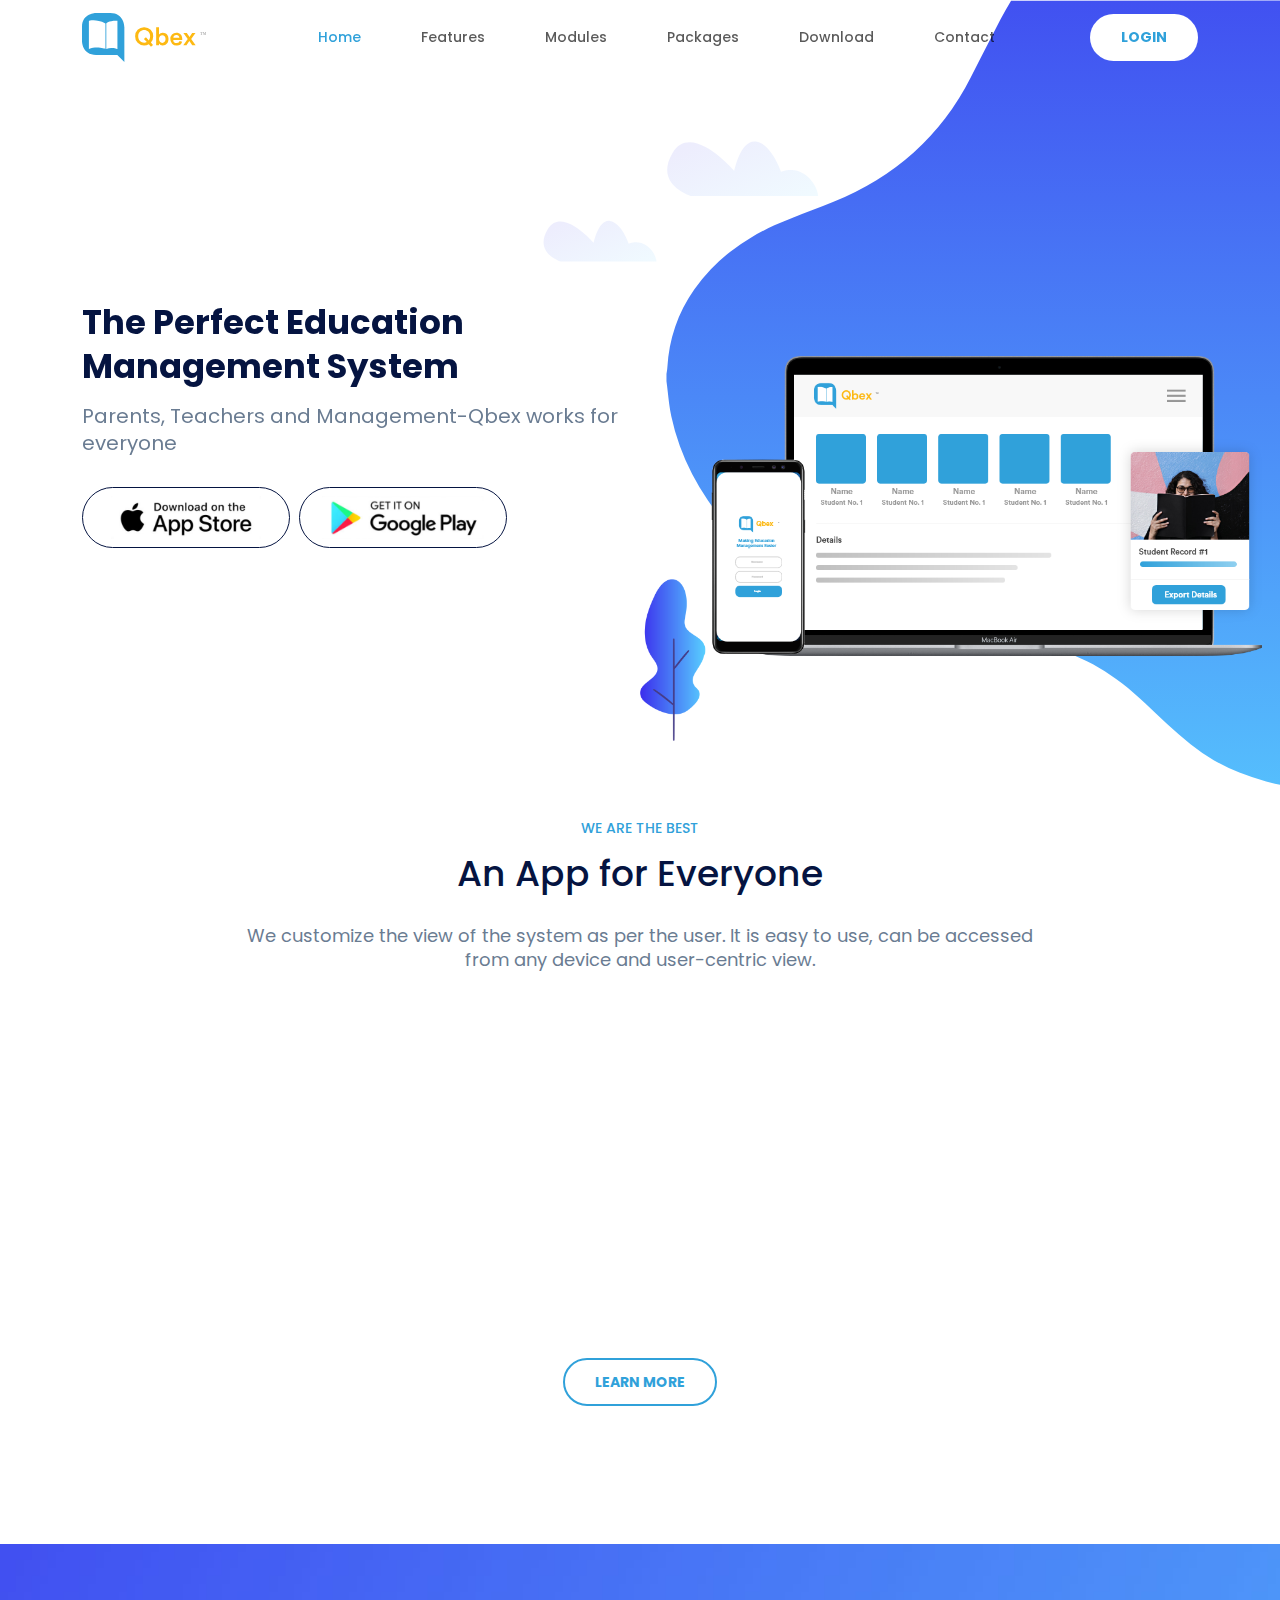
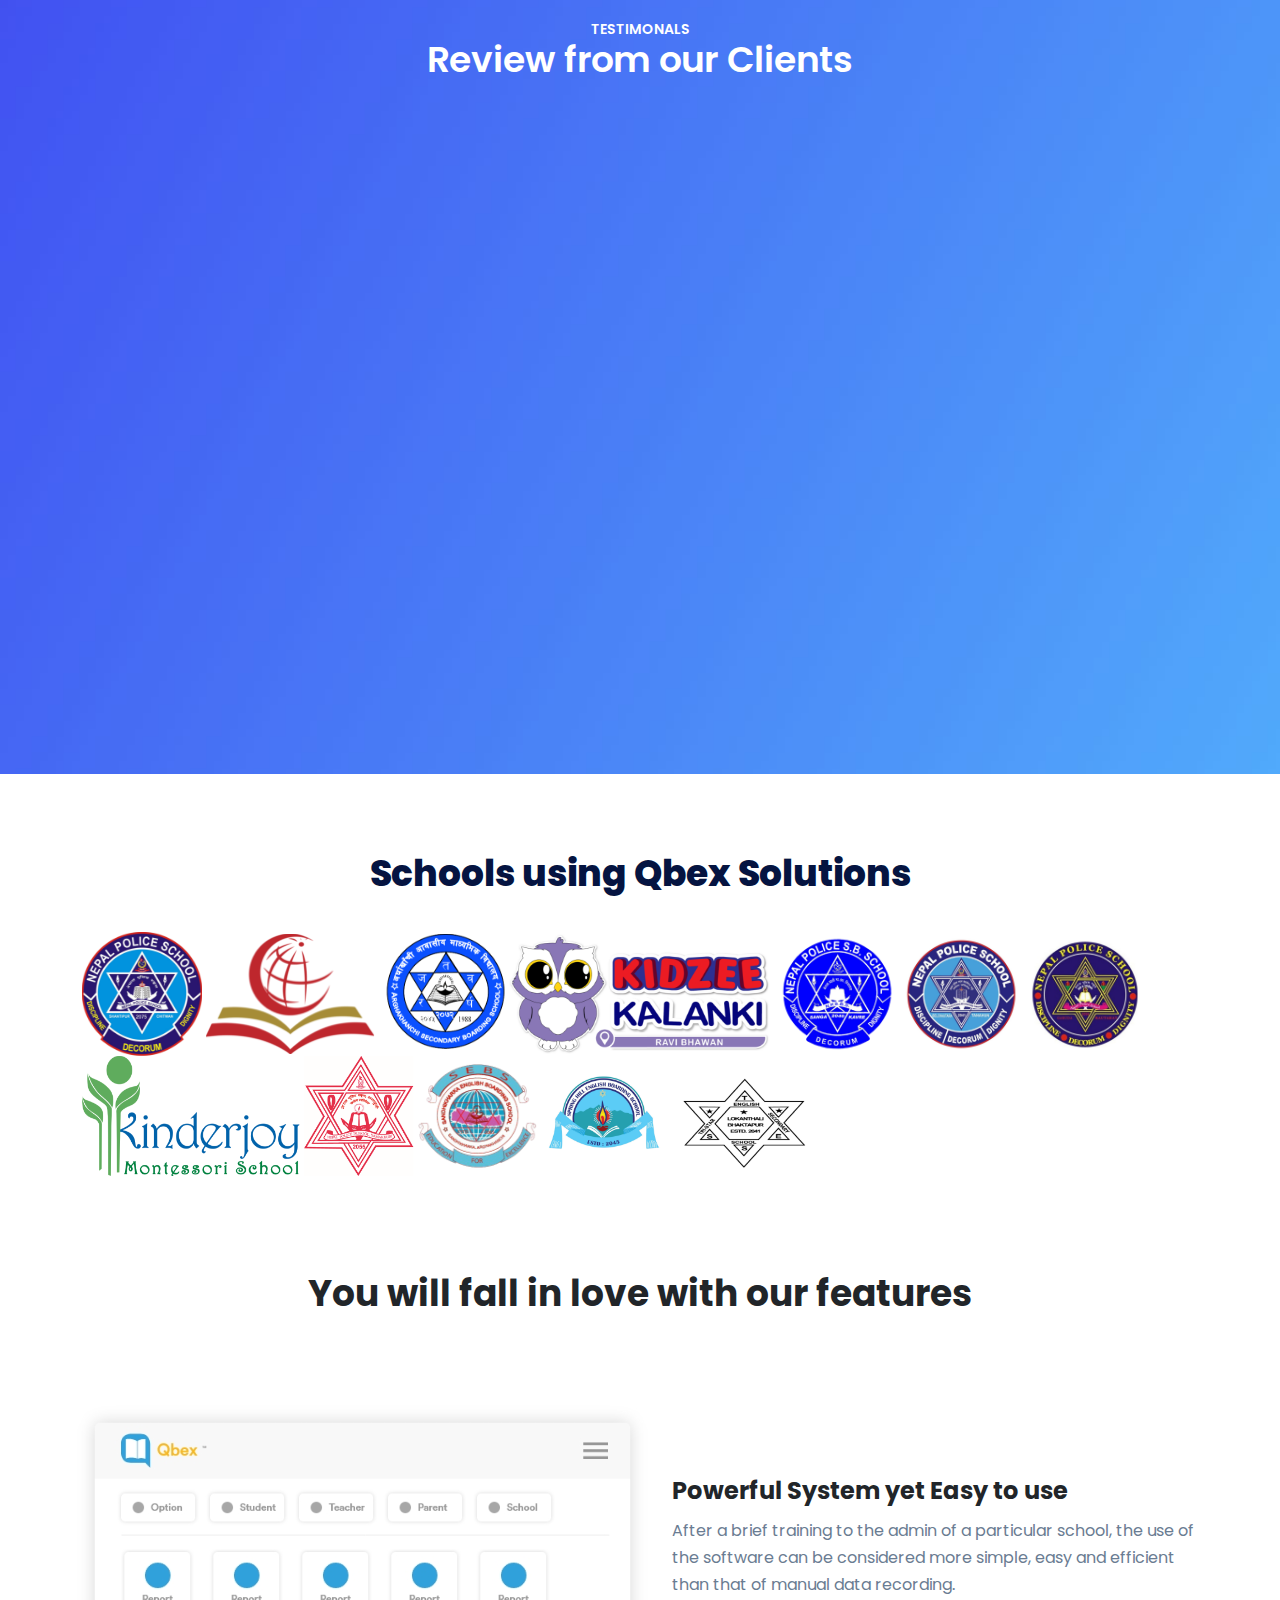
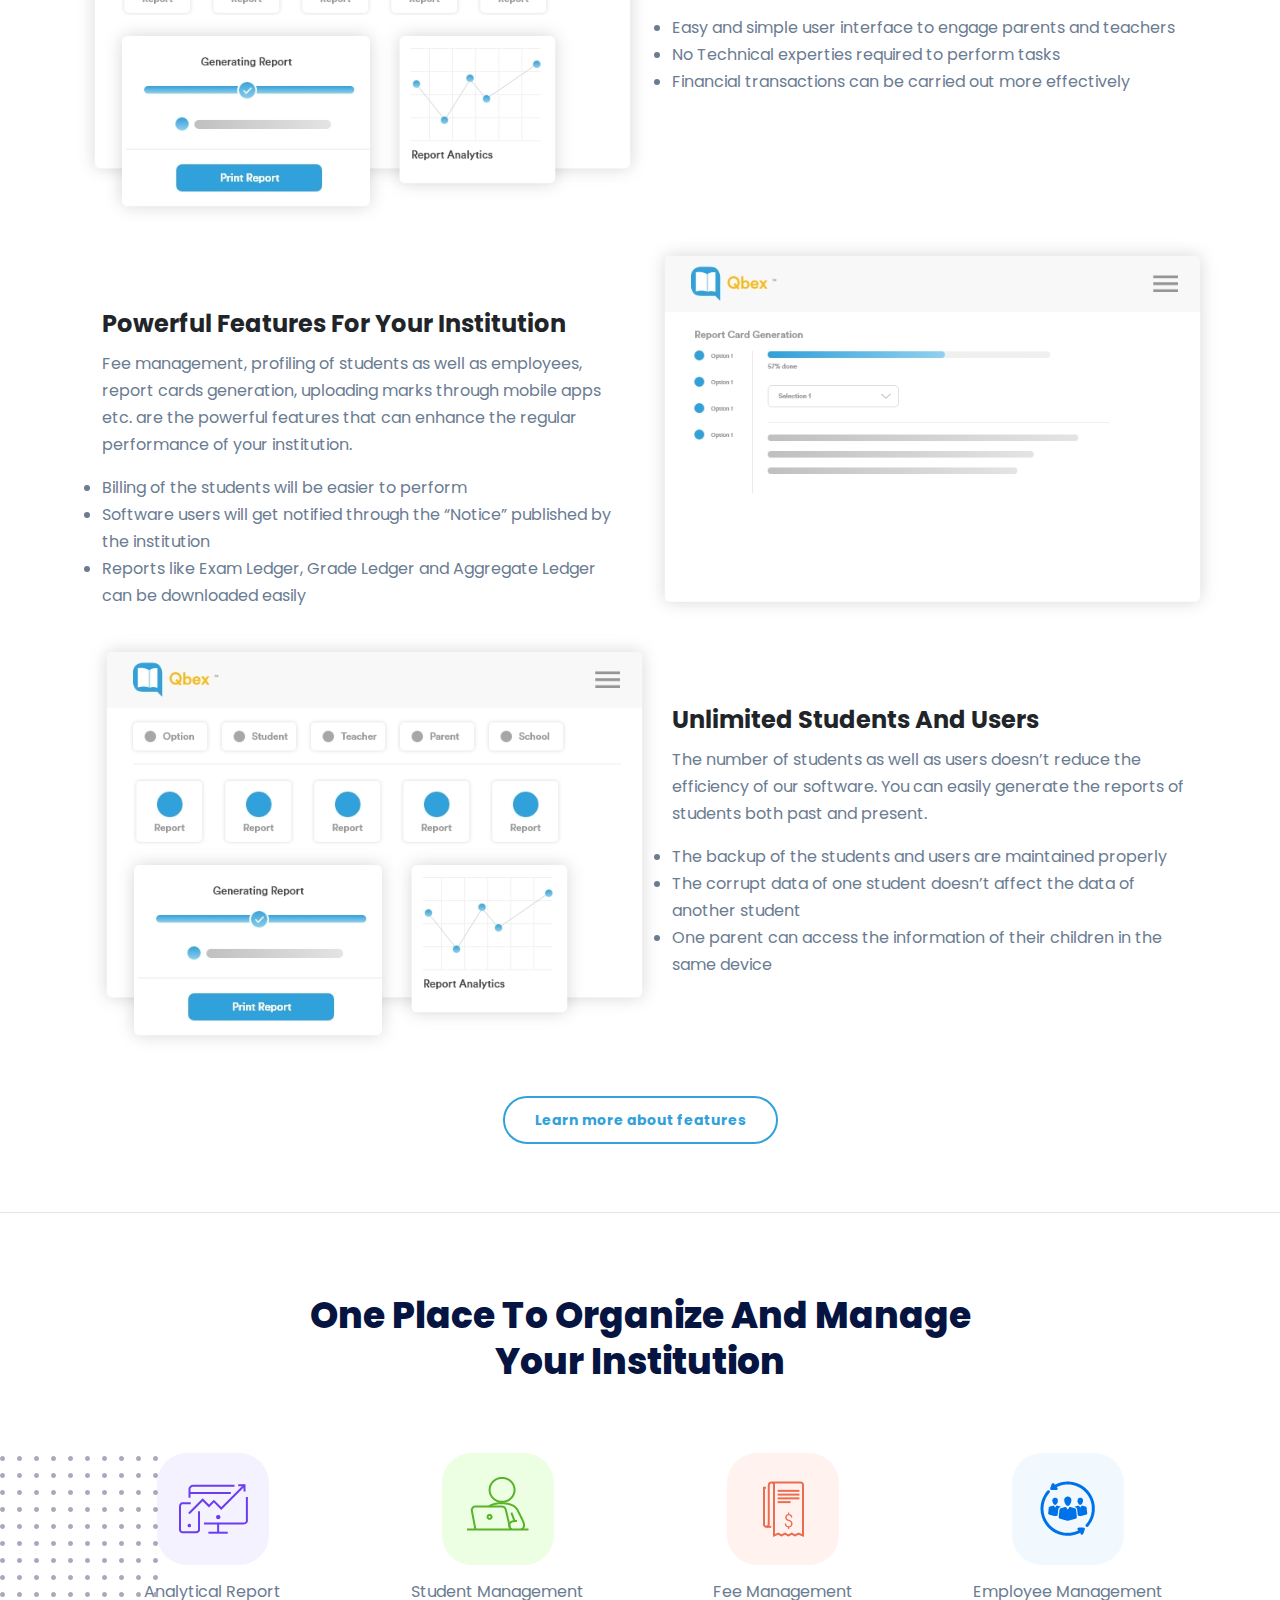
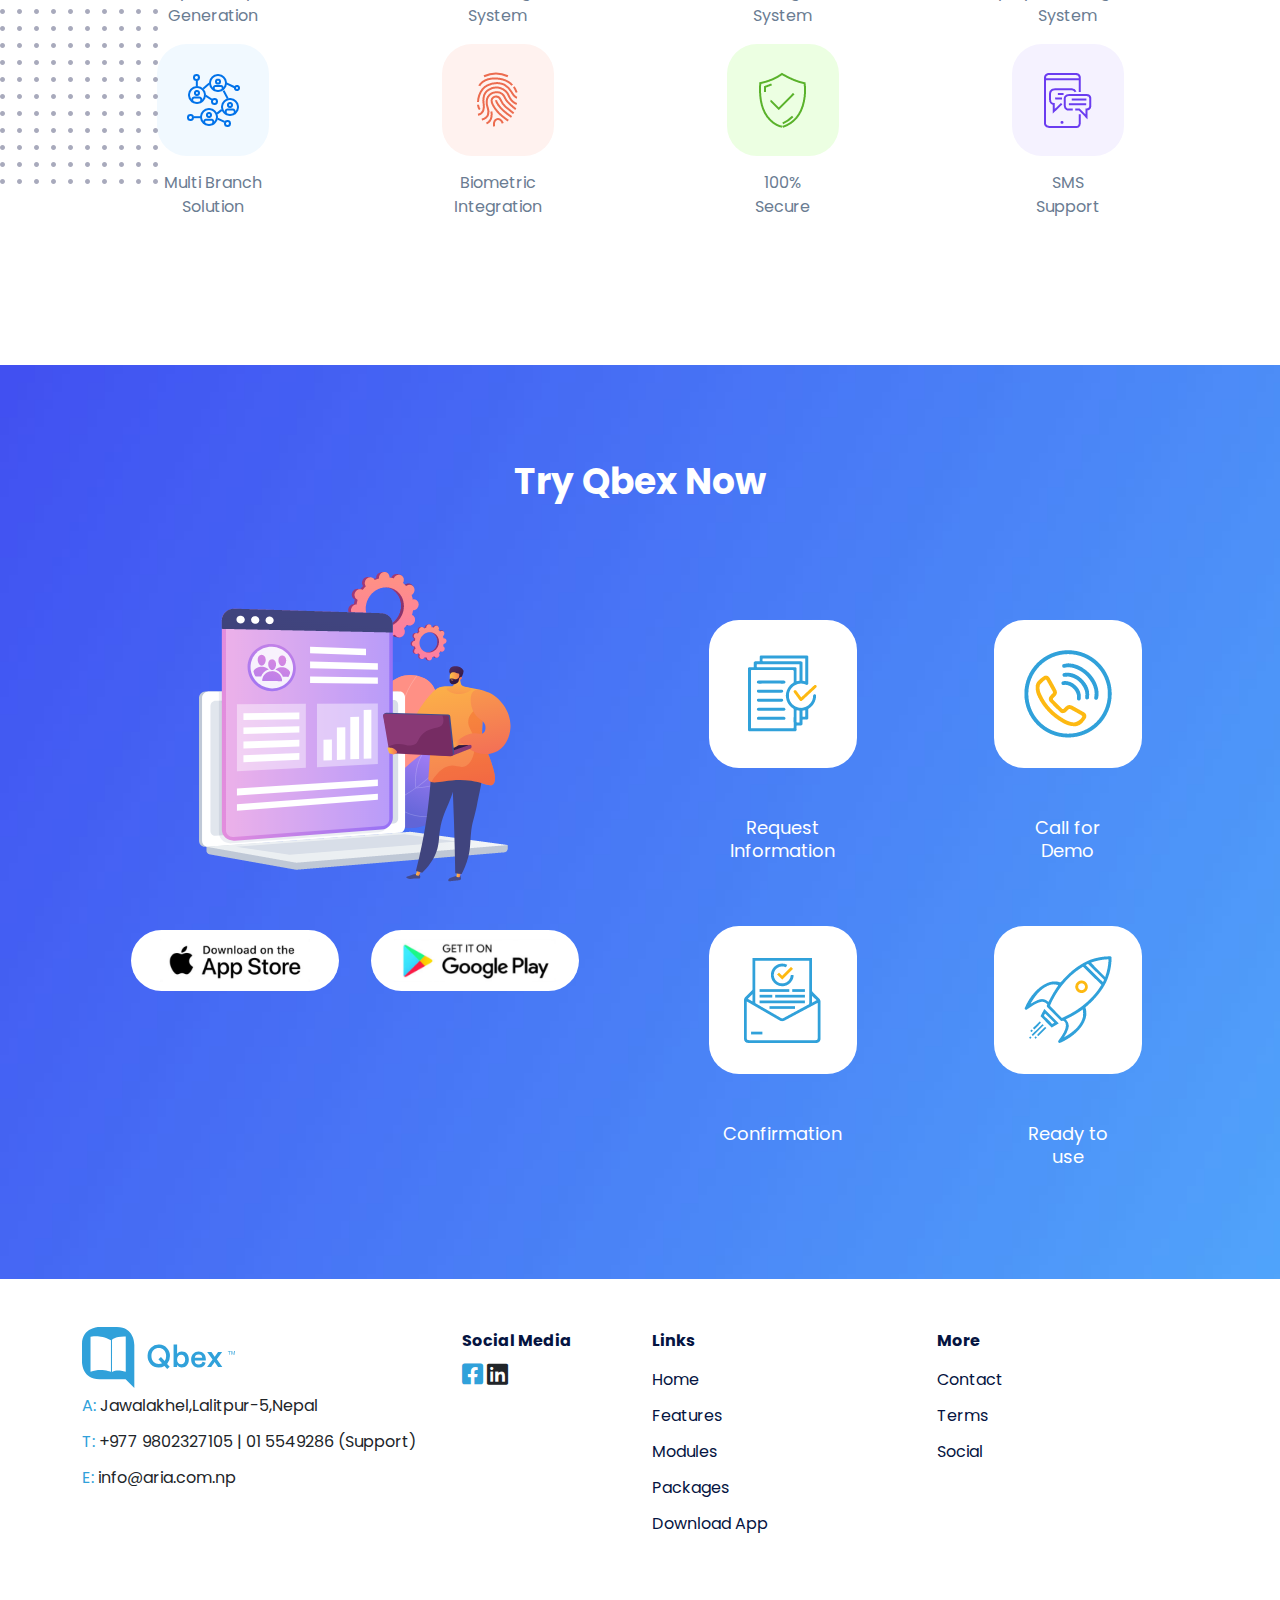
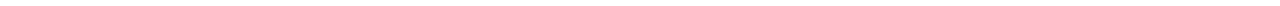
<file: index.html>
<!DOCTYPE html>
<html lang="en">
  <head>
    <!-- Required meta tags -->
    <meta charset="utf-8">
    <meta name="viewport" content="width=device-width, initial-scale=1">

    <!-- Bootstrap CSS -->
    <link href="https://cdn.jsdelivr.net/npm/bootstrap@5.1.3/dist/css/bootstrap.min.css" rel="stylesheet">
    <!--font awesome-->
    <link rel="stylesheet" href="https://use.fontawesome.com/releases/v5.15.4/css/all.css">
      <!--carasouel-->
      <link rel="stylesheet" href="https://cdn.boomcdn.com/libs/owl-carousel/2.3.4/assets/owl.carousel.min.css">
      <!--animate.css-->
      <link href="https://unpkg.com/aos@2.3.1/dist/aos.css" rel="stylesheet">
    <!--css link-->
    <link rel="stylesheet" href="css/style.css">
    <link rel="stylesheet" href="css/responsive.css">

    <title>Qbex</title>
  </head>
  <body>
    <nav class="navbar navbar-expand-lg  navbar-light bg-transparent navbar-expand-ms bg-dark">
      <div class="container">
        <a class="navbar-brand" href="index.html"><img src="img/h-logo.svg" alt=""></a>
        <a href="https://qubex.com.np/auth/LogIn" class="bttn btn-link d-block d-lg-none">LOGIN</a>
        <button class="navbar-toggler border-0" type="button" data-bs-toggle="collapse" data-bs-target="#navbarSupportedContent" aria-controls="navbarSupportedContent" aria-expanded="false" aria-label="Toggle navigation">
          <span class="navbar-toggler-icon"></span>
        </button>
        <div class="collapse navbar-collapse" id="navbarSupportedContent">
          <ul class="navbar-nav ms-auto me-auto mb-2 mb-lg-0">                                      
            <li class="nav-item">
              <a class="nav-link active" href="index.html">Home</a>
            </li>
            <li class="nav-item">
              <a class="nav-link" href="features.html">Features</a>
            </li>
            <li class="nav-item">
              <a class="nav-link" href="module.html">Modules</a>
            </li>
            <li class="nav-item">
              <a class="nav-link" href="packages.html">Packages</a>
            </li>
            <li class="nav-item">
              <a class="nav-link" href="download.html">Download</a>
            </li>
            <li class="nav-item">
              <a class="nav-link" href="contact.html">Contact</a>
            </li>

          </ul>
        </div>
        <a href="https://qubex.com.np/auth/LogIn" class="btn btn-link d-none d-lg-block">LOGIN</a>
      </div>
    </nav>   
<!--desktop banner-->
      <section class="bg d-none d-lg-block d-md-block">
        <div class="container">
        <div class="banner-content" data-aos="zoom-out">
          <h3>The Perfect Education
            <br>
            Management System</h3>
           <p>Parents, Teachers and Management-Qbex works for<br> everyone</p> 
        
        <div class="bg-google-icon">
         <div class="row">
           <div class="col-lg-2">
            <a href=""><img src="img/app-store-icon2.png" alt=""></a>
           </div>
           <div class="col-lg-3 text-center">
           <a href="#"> <img src="img/play-store-icon2.png" alt=""></a>
           </div>
         </div>
         
        </div>
        </div>
        <div class="font d-none d-md-block d-lg-block">
          <img src="img/bg-font.png" alt="">
        </div>
        </div>
        </section>  
<!--mobile banner-->
        <section class="p-bg d-block d-lg-none d-md-none">

            <div class="banner-content">
             <div class="container">
              <h3>The Perfect Education<br>
                Management System</h3>
               <p>Parents, Teachers and Management <br> Qbex works for everyone</p> 
             </div>
            </div>
            <div class="p-font text-center m-auto">
           <div class="container">
            <div class="laptop-font">  <img src="img/p-laptop.png" alt=""></div>
            <div class="play-font">  <img src="img/google.png" alt=""></div>
           </div>
            </div>
       
        </section> 

        <section class="app mt-2">
          <div class="container">
            <div class="description">
              <p class="heading">WE ARE THE BEST</p>
              <h3>An App for Everyone</h3>
              <p>We customize the view of the system as per the user. It is easy to use, can be accessed<br>
                from any device and user-centric view.</p>
        
            </div>
            <div class="services text-align-center">
              <div class="row pb-5">
                <div class="col-lg-3 col-md-3 col-6" data-aos="fade-up"
                data-aos-anchor-placement="center-bottom" data-aos-duration="800">
                  <div class="card border-0">
                    <img src="img/admin.svg" class="card-img-top" alt="..." style="width: 145px;">
                    <div class="card-body">
                      <h3 class="card-heading mb-3">For Admin</h3>
                      <p class="card-text">You will have the overall access and control of the system.</p>
                    </div>
                  </div>
                </div>
                <div class="col-lg-3 col-md-3 col-6" data-aos="fade-up"
                data-aos-anchor-placement="center-bottom"  data-aos-duration="1000">
                  <div class="card border-0">
                    <img src="img/students.svg" class="card-img-top" alt="..." style="width: 145px;">
                    <div class="card-body">
                      <h3 class="card-heading mb-3">For Students & Parents</h3>
                      <p class="card-text">Students can join online classes, receive and submit assignments and even sit in online exams. </p>
                    </div>
                  </div>
                </div>
                <div class="col-lg-3  col-md-3 col-6" data-aos="fade-up"
                data-aos-anchor-placement="center-bottom"  data-aos-duration="1200">
                  <div class="card border-0">
                    <img src="img/management.svg" class="card-img-top" alt="..." style="width: 145px;">
                    <div class="card-body">
                      <h3 class="card-heading mb-3">For Management</h3>
                      <p class="card-text">You will be able to work efficiently in your particular departments'.</p>
                    </div>
                  </div>
                </div>
                <div class="col-lg-3  col-md-3 col-6" data-aos="fade-up"
                data-aos-anchor-placement="center-bottom"  data-aos-duration="1400">
                  <div class="card border-0">
                    <img src="img/teachers.svg" class="card-img-top" alt="..." style="width: 145px;">
                    <div class="card-body">
                      <h3 class="card-heading mb-3">For Teachers </h3>
                      <p class="card-text">Teachers can update student marks as per their subjects and keep the track of their attendance.</p>
                    </div>
                  </div>
                </div>
        
              </div>
            <div class="services-btn">  
              <a href="module.html" class="bttn btn-link text-align-center">LEARN MORE</a>
            </div>
            </div>
          </div>
        </section>
   <!--desktop-->
     <section class="test d-none d-lg-block">
          <div class="container">
            <div class="monials">
              <p>TESTIMONALS</p>
               <h3>Review from our Clients</h3>
               <div class="row pt-5 pb-5">
                 <div class="col-lg-6" data-aos="zoom-in"
                 data-aos-offset="300"
                 data-aos-easing="ease-in-sine">
                  <div class="review">
                    <div class="review-content">
                      <div class="review-head">
                        <img src="img/Ellipse 1.png" alt="">
                      </div>
                      <div class="review-body">
                        <div class="review-tittle">Prabin Shrestha</div>
                        <div class="review-sub-tittle">Admin Director, Chanakya College of Management</div>
                        <div class="review-body-content">
                          <p class="p-0">“The Qbex team exhibited professionalism throughout the software package development and implementation period. They communicated regularly and understood our requirements exceptionally well. Even during the difficult lockdown period, we received excellent remote support to deploy the system. What amazed me was the work ethics of the team to deliver quality work with attention to details while remaining within a tight deadline. Choosing Qbex was a wise decision for us as digitalization has visibly improved our operational efficiency and effectiveness.”</p>
                        </div>
                      </div>
                    </div>
                  </div>
                 </div>
                 <div class="col-lg-6"data-aos="zoom-in"
                 data-aos-offset="300"
                 data-aos-easing="ease-in-sine">
                  <div class="review">
                    <div class="review-content">
                      <div class="review-head">
                        <img src="img/Ellipse 2.png" alt="">
                      </div>
                      <div class="review-body">
                        <div class="review-tittle">Sundar Budathoki</div>
                        <div class="review-sub-tittle">Nepal Police School Chitwan</div>
                        <div class="review-body-content">
                          <p class="p-0">“The Software makes the overall performance of the school run smoothly especially dealing with the finance related transactions with the help of regular support staff. Multi processes can be carried out at the same time with ease and the security & back up of the information makes it more reliable. The thing that I like the most about Qbex is the speed and accuracy of report cards that it generates. We always receive excellent support from the Qbex team, especially during report card preparation and distribution. It saves our teachers a lot of time and effort.”</p>
                        </div>
                      </div>
                    </div>
                  </div>
                 </div>
               </div>
            </div>
          </div>
        </section>
         <!--mobile-->
       <section class="test d-block d-lg-none">
         <div class="container">
           <div class="monials pb-5">
             <p>TESTIMONALS</p>
             <h3 class="pb-3">Review from our Clients</h3>
             <div id="carouselExampleFade" class="carousel slide carousel-fade" data-bs-ride="carousel">
              <div class="carousel-inner">
                <div class="carousel-item active">
                  <div class="review">
                    <div class="review-content">
                      <div class="review-head">
                        <img src="img/Ellipse 1.png" alt="">
                      </div>
                      <div class="review-body">
                        <div class="review-tittle">Prabin Shrestha</div>
                        <div class="review-sub-tittle">Admin Director, Chanakya College of Management</div>
                        <div class="review-body-content">
                          <p class="p-0">“The Qbex team exhibited professionalism throughout the software package development and implementation period. They communicated regularly and understood our requirements exceptionally well. Even during the difficult lockdown period, we received excellent remote support to deploy the system.
                            What amazed me was the work ethics of the team to deliver quality work with attention to details while remaining within a tight deadline. Choosing Qbex was a wise decision for us as digitalization has visibly improved our operational efficiency and effectiveness.”</p>
                        </div>
                      </div>
                    </div>
                  </div>
                </div>
                <div class="carousel-item">
                  <div class="review">
                    <div class="review-content">
                      <div class="review-head">
                        <img src="img/Ellipse 2.png" alt="">
                      </div>
                      <div class="review-body">
                        <div class="review-tittle">Sundar Budathoki</div>
                        <div class="review-sub-tittle">Spring Hill English Boarding School</div>
                        <div class="review-body-content">
                          <p class="p-0">“The Software makes the overall performance of the school run smoothly especially dealing with the finance related transactions with the help of regular support staff. Multi processes can be carried out at the same time with ease and the security & back up of the information makes it more reliable. The thing that I like the most about Qbex is the speed and accuracy of report cards that it generates. We always receive excellent support from the Qbex team, especially during report card preparation and distribution. It saves our teachers a lot of time and effort.”</p>
                        </div>
                      </div>
                    </div>
                  </div>
                </div>
                
              </div>
            </div>
           </div>
         </div>
       </section>
        <section class="school pb-5">
          <div class="container">
            <h3 class="text-center">Schools using Qbex Solutions</h3>

              <div class="owl-carousel owl-theme">
    
            <img src="img/school 1.png" alt="">
            <img src="img/school2.png" alt="">
            <img src="img/school3.png" alt="">
            <img src="img/school4.png" alt="">
            <img src="img/school6.png" alt="">
            <img src="img/school7.png" alt="">
            <img src="img/school8.png" alt="">
            <img src="img/school5.png" alt="">
            <img src="img/school9.png" alt="">
            <img src="img/school10.png" alt="">
            <img src="img/school11.png" alt="">
            <img src="img/school12.png" alt="">
            
             </div>
           </div>
           
          </div>
        </section>


     <section class="features pt-lg-5 pt-sm-0">
          <h3>You will fall in love with our features</h3>  
        
        <div class="system">
          <div class="rightimg d-none d-xxl-block d-lg-none d-md-none">
            <img src="img/dot-rec.png" alt="">
          </div>
        <div class="container">
       
       <!--1st row-->
    <div class="row firstr">
            <div class="col-12 col-lg-6 row1 ps-0 pe-0"> <img src="img/dash.png" alt="_"></div>
            <div class="col-12 col-lg-6 pt-sm-0">
              <div class="use ">
                <h3>Powerful System yet Easy to use</h3>
                <p>After a brief training to the admin of a particular school, the use of the software can be considered more simple, easy and efficient than that of manual data recording.</p>
                <ul>
              <li> Easy and simple user interface to engage parents and teachers</li>
              <li> No Technical experties required to perform tasks</li>
              <li> Financial transactions can be carried out more effectively</li>
                </ul>
              </div>
            </div>
          </div>  
            <!--2nd row-->
    <div class="row flex-column-reverse flex-lg-row flex-md-colmun secr">
            <div class="col-12 col-lg-6">
              <div class="use">
                <h3>Powerful Features For Your Institution</h3>
                <p>Fee management, profiling of students as well as employees, report cards generation, uploading marks through mobile apps etc. are the powerful features that can enhance the regular performance of your institution.</p>
                <ul>
                  <li> Billing of the students will be easier to perform</li>
                  <li> Software users will get notified through the “Notice” published by the institution</li>
                  <li>Reports like Exam Ledger, Grade Ledger and Aggregate Ledger can be downloaded easily</li>
                </ul>
              </div>
            </div>
            <div class="col-12 col-lg-6 ps-0 pe-0 row2"> 
              <img src="img/report.png" alt="_">
            </div>
          </div>
      <!--3rd row-->

      <div class="row thirdr pb-5">
            <div class="col-12 col-lg-6"> 
              <img src="img/option.png" alt="_">
            </div>
            <div class="col-12 col-lg-6">
              <div class="use">
                <h3>Unlimited Students And Users</h3>
                <p>The number of students as well as users doesn’t reduce the efficiency of our software. You can easily generate the reports of students both past and present.</p>
                <ul>
                  <li> The backup of the students and users are maintained properly</li>
                  <li> The corrupt data of one student doesn’t affect the data of another student</li>
                  <li> One parent can access the information of their children in the same device</li>
                </ul>
              </div>
            </div>
          </div> 
          <!--bttn-->
     <a href="features.html" class="bttn btn-link text-center ">Learn more about features</a>
        </div>
        </div>
 
    </section>

    <section class="divider d-none d-lg-block d-md-block"></section>


 <section class="institution">
          <div class="container">
             <div class="instittution-heading text-center d-none d-lg-block d-md-block">
               <h3>One Place To Organize And Manage<br>
                Your Institution</h3>
             </div>
            <div class="row  text-center">
              <div class=" col-6 col-lg-3 col-md-3">
                <div class="head">
                <img src="img/analytical.png" alt="">
                </div>
                <div class="bod">
                <p>Analytical Report <br>
                  Generation</p>
                </div>
              </div>
              <div class="col-6 col-lg-3 col-md-3">
              <div class="head">
              <img src="img/stu2.png" alt="">
              </div>
              <div class="bod">
              <p>Student Management
               <br> System</p>
              </div>
              </div>
              <div class="col-6 col-lg-3 col-md-3">
            <div class="head">
            <img src="img/fee2.png" alt="">
            </div>
            <div class="bod">
            <p>Fee Management
            <br>
            System</p>
            </div>
              </div>
              <div class="col-6 col-lg-3 col-md-3">
          <div class="head">
          <img src="img/employee2.png" alt="">
          </div>
          <div class="bod">
          <p>Employee Management
           <br>
           System </p>
          </div>
              </div>
              <div class="col-6 col-lg-3 col-md-3">
                <div class="head">
                <img src="img/branch2.png" alt="">
                </div>
                <div class="bod">
                <p>Multi Branch <br>
                 Solution</p>
                </div>
              </div>
              <div class="col-6 col-lg-3 col-md-3">
              <div class="head">
              <img src="img/finger2.png" alt="">
              </div>
              <div class="bod">
              <p>Biometric
               <br>Integration</p>
              </div>
              </div>
              <div class="col-6 col-lg-3 col-md-3">
            <div class="head">
            <img src="img/secure2.png" alt="">
            </div>
            <div class="bod">
            <p>100%
            <br>
           Secure</p>
            </div>
              </div>
              <div class="col-6 col-lg-3 col-md-3">
          <div class="head">
          <img src="img/sms2.png" alt="">
          </div>
          <div class="bod">
          <p>SMS
           <br>
           Support</p>
          </div>
              </div>
          
            </div>
          </div>
          <div class="leftimg d-none d-lg-block">
            <img src="img/dot-rec.png" alt="">
          </div>
</section>

        <section class="try text-center">
          <div class="container">
            <h3>Try Qbex Now</h3>
            <div class="row align-center">
              <div class="col-lg-6 d-none d-lg-block d-md-bolck">
                <div class="analyse-img">
                  <img src="img/analyse.png" alt="">
                </div>
                <div class="row pt-5">
                  <div class="col-lg-6 text-end ps-0 pe-3"><a href="#"><img src="img/app-store-icon.png" alt=""></a></div>
                  <div class="col-lg-6  text-start ps-3 pe-0"><a href="#"><img src="img/play-store-icon.png" alt=""></a></div>
                </div>

              </div>  
              <div class="col-lg-6">
                <div class="row">
                  <div class="col-6 col-lg-6">
                    <div class="try-content">
                      <div class="try-head mb-5 pt-5">
                        <img src="img/sq1.png" alt="">
                      </div>
                      <div class="try-body">
                        <p>Request
                          <br>Information
                        </p>
                      </div>
                    </div>
                  </div>
                  <div class="col-6 col-lg-6">
                    <div class="try-content">
                      <div class="try-head mb-5 pt-5">
                        <img src="img/sq2.png" alt="">
                      </div>
                      <div class="try-body">
                        <p>Call for 
                          <br>Demo
                        </p>
                      </div>
                    </div>
                  </div>
                  <div class="col-6 col-lg-6">
                    <div class="try-content">
                      <div class="try-head mb-5 pt-5">
                        <img src="img/sq3.png" alt="">
                      </div>
                      <div class="try-body">
                        <p>Confirmation
                        
                        </p>
                      </div>
                    </div>
                  </div>
                  <div class="col-6 col-lg-6">
                    <div class="try-content">
                      <div class="try-head mb-5 pt-5">
                        <img src="img/sq4.png" alt="">
                      </div>
                      <div class="try-body">
                        <p>Ready to
                          <br>use
                        </p>
                      </div>
                    </div>
                  </div>
                </div>
              </div>
            </div>
          </div>
        </section>


        <footer>
           <div class="container">
             <div class="row text-left pt-5 pb-5">
               <div class="col-lg-4 pb-3">
                 <img src="img/f-logo.svg" alt="">
                 <div class="bex">
                   <ul>
                     <li><span>A:</span> Jawalakhel,Lalitpur-5,Nepal</li>
                     <li><span>T:</span> +977 9802327105 | 01 5549286 (Support)</li>
                     <li><span>E:</span> info@aria.com.np</li>
                   </ul>
                 </div>
               </div>
               <div class="col-lg-2 pb-3">
                 <h4>Social Media</h4>
                 <div class="icon">
                   <ul>
                     <li><i class="fab fa-facebook-square"></i></li>
                     <li><i class="fab fa-linkedin"></i></li>
                  </ul>
                 </div>
               </div>
               <div class="col-6 col-lg-3">
                <h4>Links</h4>
                <div class="link">
                 <ul>
                   <li><a href="index.html">Home</a></li>
                   <li><a href="features.html">Features</a></li>
                   <li><a href="module.html">Modules</a></li>
                   <li><a href="packages.html">Packages</a></li>
                   <li><a href="download.html">Download App</a></li>
                 </ul>
                </div>
               </div>
               <div class="col-6 col-lg-3">
                 <h4>More</h4>
                 <div class="more">
                   <ul>
                     <li><a href="contact.html">Contact</a></li>
                     <li><a href="">Terms</a></li>
                     <li><a href="">Social</a></li>
                   </ul>
                 </div>
               </div>
             </div>
           </div>
        </footer>
          <!-- Option 1: Bootstrap Bundle with Popper -->
      <script src="https://cdn.jsdelivr.net/npm/bootstrap@5.1.3/dist/js/bootstrap.bundle.min.js"></script>
    <!--carasouel js-->
    <script src="https://code.jquery.com/jquery-3.6.0.min.js"></script>
    <script src="https://cdn.boomcdn.com/libs/owl-carousel/2.3.4/owl.carousel.min.js"></script>
    <script src="https://unpkg.com/aos@2.3.1/dist/aos.js"></script>
    <script>
      AOS.init({
        offset:400,
      }
      );
    </script>
    <script type="text/javascript" src="js/style.js"></script>

 
  </body>
</html>
</file>
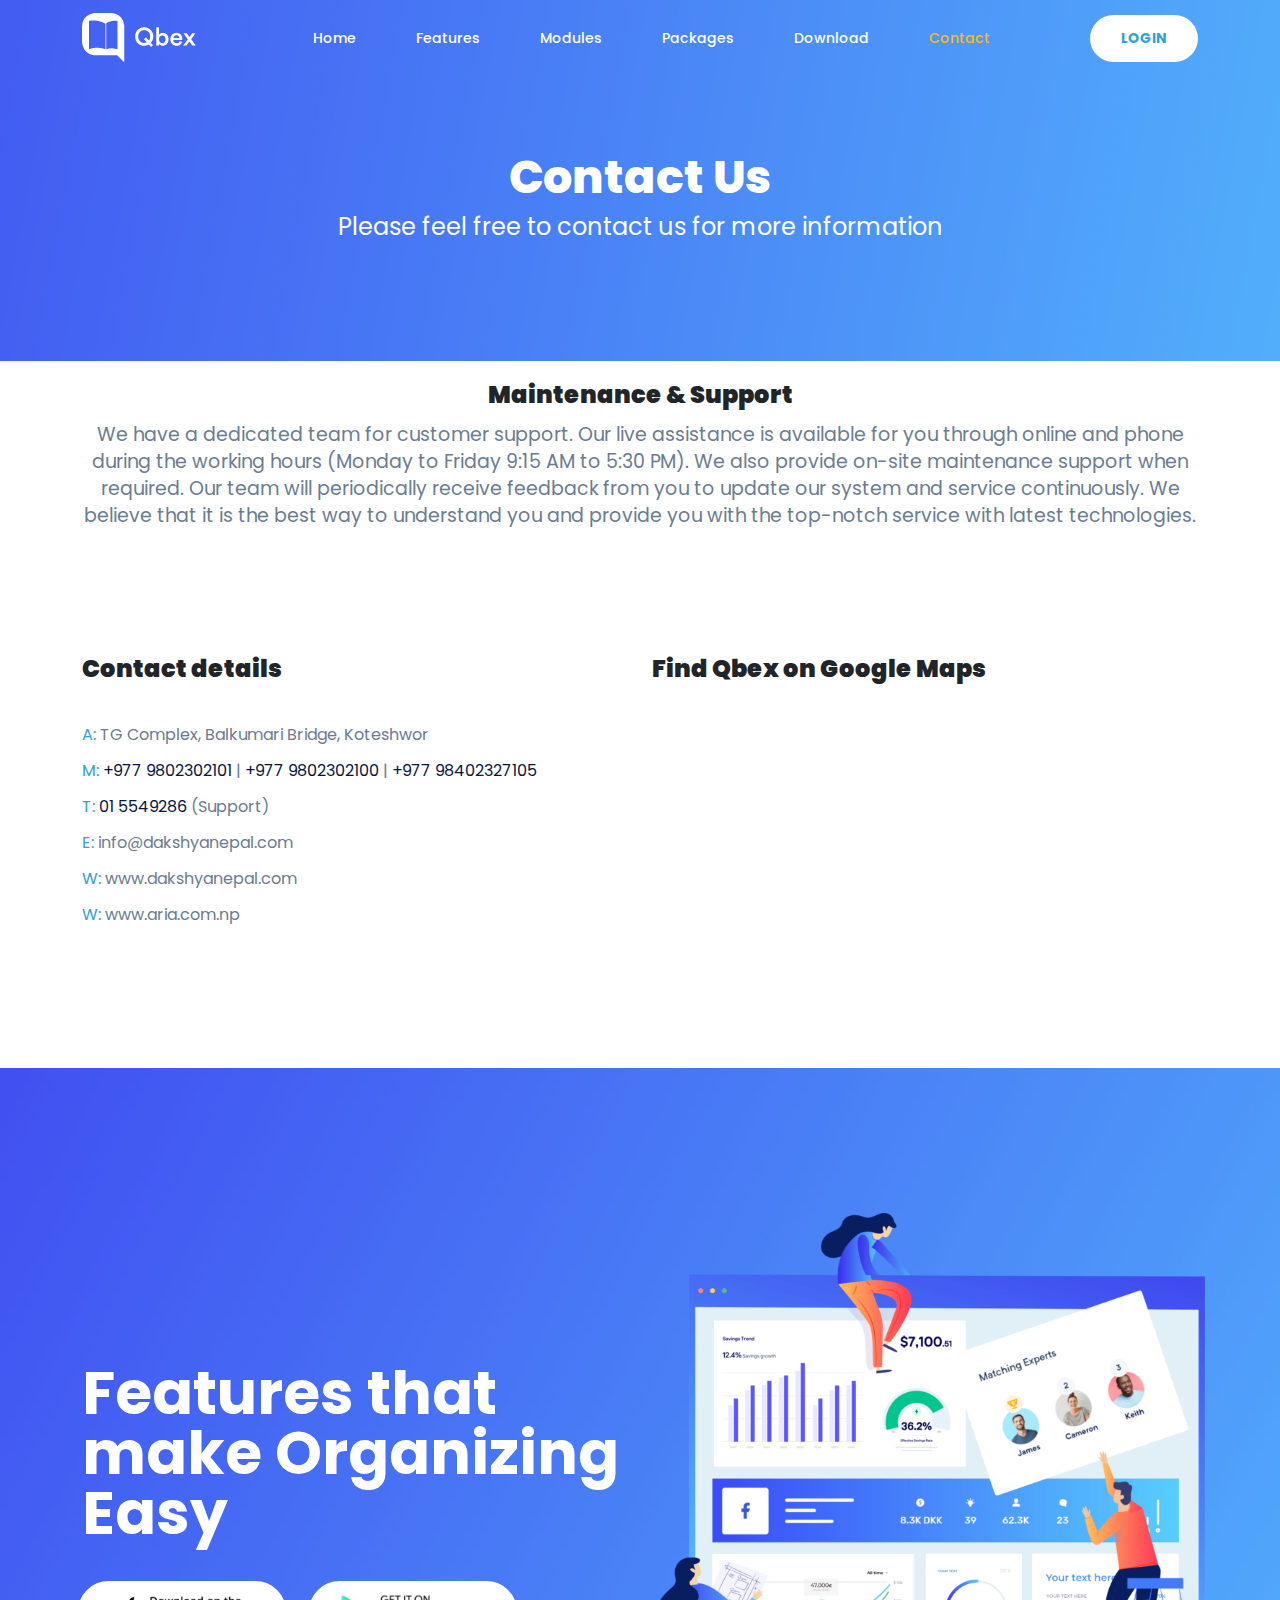
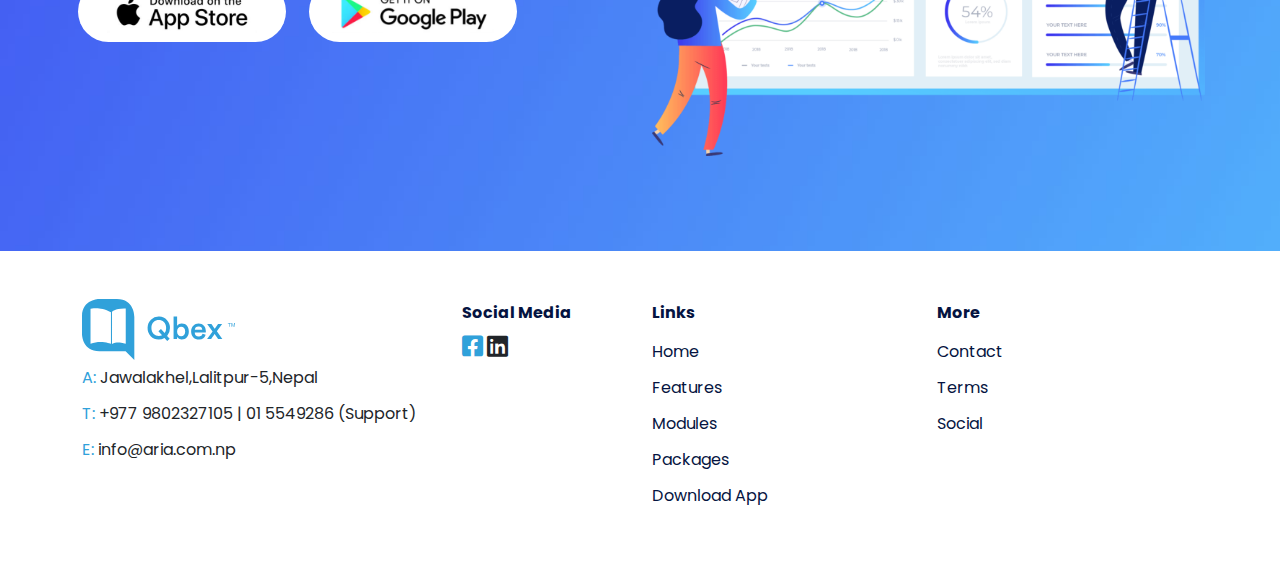
<file: contact.html>
<!DOCTYPE html>
<html lang="en">
  <head>
    <!-- Required meta tags -->
    <meta charset="utf-8">
    <meta name="viewport" content="width=device-width, initial-scale=1">

    <!-- Bootstrap CSS -->
    <link href="https://cdn.jsdelivr.net/npm/bootstrap@5.1.3/dist/css/bootstrap.min.css" rel="stylesheet">
    <!--font awesome-->
    <link rel="stylesheet" href="https://use.fontawesome.com/releases/v5.15.4/css/all.css">
    <!--css link-->
    <link rel="stylesheet" href="css/style.css">
    <link rel="stylesheet" href="css/responsive.css">

    <title>Qbex-Contact</title>
  </head>
  <body>
    <section class="ban">
      <header>
    <nav class="navbar navbar-expand-lg  navbar-light bg-transparent navbar-expand-ms bg-dark">
      <div class="container">
        <a class="navbar-brand" href="index.html"><img src="img/2logo.png" alt=""></a>
        <a href="https://qubex.com.np/auth/LogIn" class="bttn btn-link d-block d-lg-none">LOGIN</a>
        <button class="navbar-toggler border-0" type="button" data-bs-toggle="collapse" data-bs-target="#navbarSupportedContent" aria-controls="navbarSupportedContent" aria-expanded="false" aria-label="Toggle navigation">
          <span class="navbar-toggler-icon"></span>
        </button>
     
        <div class="collapse navbar-collapse" id="navbarSupportedContent">
            <ul class="navbar-nav ms-auto me-auto mb-2 mb-lg-0">                                      
              <li class="nav-item">
                <a class="nav-link " href="index.html">Home</a>
              </li>
              <li class="nav-item">
                <a class="nav-link" href="features.html">Features</a>
              </li>
              <li class="nav-item">
                <a class="nav-link" href="module.html">Modules</a>
              </li>
              <li class="nav-item">
                <a class="nav-link" href="packages.html">Packages</a>
              </li>
              <li class="nav-item">
                <a class="nav-link" href="download.html">Download</a>
              </li>
              <li class="nav-item">
                <a class="nav-link active" href="contact.html">Contact</a>
              </li>
  
            </ul>
          </div>

        <a href="https://qubex.com.np/auth/LogIn" class="btn btn-link d-none d-lg-block">LOGIN</a>
      </div>
    </nav> 
  </header>
   <div class="range text-center ">
       <div class="container pt-5">
        <h3>Contact Us</h3>
        <p>Please feel free to contact us for more information</p>
       </div>
   </div> 
 
</section>
<div class="contact-des text-center pt-3 pb-3">
   <div class="container">
       <h3>Maintenance & Support</h3>
       <p>We have a dedicated team for customer support. Our live assistance is available for you through online and phone during the working hours (Monday to Friday 9:15 AM to 5:30 PM). We also provide on-site maintenance support when required. Our team will periodically receive feedback from you to update our system and service continuously. We believe that it is the best way to understand you and provide you with the top-notch service with latest technologies.</p>
   </div>
  </div>
<section class="contact">
    <div class="container">
    <div class="row">
        <div class="col-lg-6">
            <h3>Contact details</h3>
            <ul>
                <li><span>A:</span> TG Complex, Balkumari Bridge, Koteshwor </li>
                <li><span>M:</span><a href="tel:9802302101"> +977 9802302101 </a>|<a href="tel:9802302100"> +977 9802302100</a> |<a href="tel:9802302100"> +977 98402327105</a></li>
                <li><span>T:</span><a href="tel:5549286"> 01 5549286 </a>(Support)</li>
                <li><span>E:</span> info@dakshyanepal.com</li>
                <li><span>W:</span> www.dakshyanepal.com</li>
                <li><span>W:</span> www.aria.com.np</li>
            </ul>

        </div>
        <div class="col-lg-6">
            <h3>Find Qbex on Google Maps</h3>
            <iframe src="https://www.google.com/maps/embed?pb=!1m14!1m8!1m3!1d883.3810800946459!2d85.3199974!3d27.6701852!3m2!1i1024!2i768!4f13.1!3m3!1m2!1s0x0%3A0xf7f01e92e30ac793!2sAria%20Group%20Nepal!5e0!3m2!1sen!2snp!4v1640583338923!5m2!1sen!2snp" width="100%" height="284" style="border:0;" allowfullscreen="" loading="lazy"></iframe>
        </div>   
    </div>
    </div>
</section>
    


<section class="try">
        <div class="container">
          <div class="pg2">
            <div class="row  flex-column-reverse flex-lg-row flex-md-colmun">
              <div class="col-lg-6">
              <div class="pg2-content">
                <h3>Features that make Organizing Easy</h3>
                <div class="row g-2 mb-5">
                  <div class="col-lg-5  col-md-5 text-start ps-0 pe-3"><a href="#"><img src="img/app-store-icon.png" alt=""></a></div>
                  <div class="col-lg-5  col-md-5  text-start ps-0 pe-0"><a href="#"><img src="img/play-store-icon.png" alt=""></a></div>
                </div>
              </div>
              </div>
              <div class="col-lg-6 text-center d-none d-lg-block d-md-block">
                <img src="img/7-0.png" alt="">
              </div>
            </div>
          </div>
        </div>
</section>

       
<footer>
  <div class="container">
    <div class="row text-left pt-5 pb-5">
      <div class="col-lg-4 pb-3">
        <img src="img/f-logo.svg" alt="">
        <div class="bex">
          <ul>
            <li><span>A:</span> Jawalakhel,Lalitpur-5,Nepal</li>
            <li><span>T:</span> +977 9802327105 | 01 5549286 (Support)</li>
            <li><span>E:</span> info@aria.com.np</li>
          </ul>
        </div>
      </div>
      <div class="col-lg-2 pb-3">
        <h4>Social Media</h4>
        <div class="icon">
          <ul>
            <li><i class="fab fa-facebook-square"></i></li>
            <li><i class="fab fa-linkedin"></i></li>
         </ul>
        </div>
      </div>
      <div class="col-6 col-lg-3">
       <h4>Links</h4>
       <div class="link">
        <ul>
          <li><a href="index.html">Home</a></li>
          <li><a href="features.html">Features</a></li>
          <li><a href="module.html">Modules</a></li>
          <li><a href="packages.html">Packages</a></li>
          <li><a href="download.html">Download App</a></li>
        </ul>
       </div>
      </div>
      <div class="col-6 col-lg-3">
        <h4>More</h4>
        <div class="more">
          <ul>
            <li><a href="contact.html">Contact</a></li>
            <li><a href="">Terms</a></li>
            <li><a href="">Social</a></li>
          </ul>
        </div>
      </div>
    </div>
  </div>
</footer>
          <!-- Option 1: Bootstrap Bundle with Popper -->
    <script src="https://cdn.jsdelivr.net/npm/bootstrap@5.1.3/dist/js/bootstrap.bundle.min.js"></script>

 
  </body>
</html>
</file>
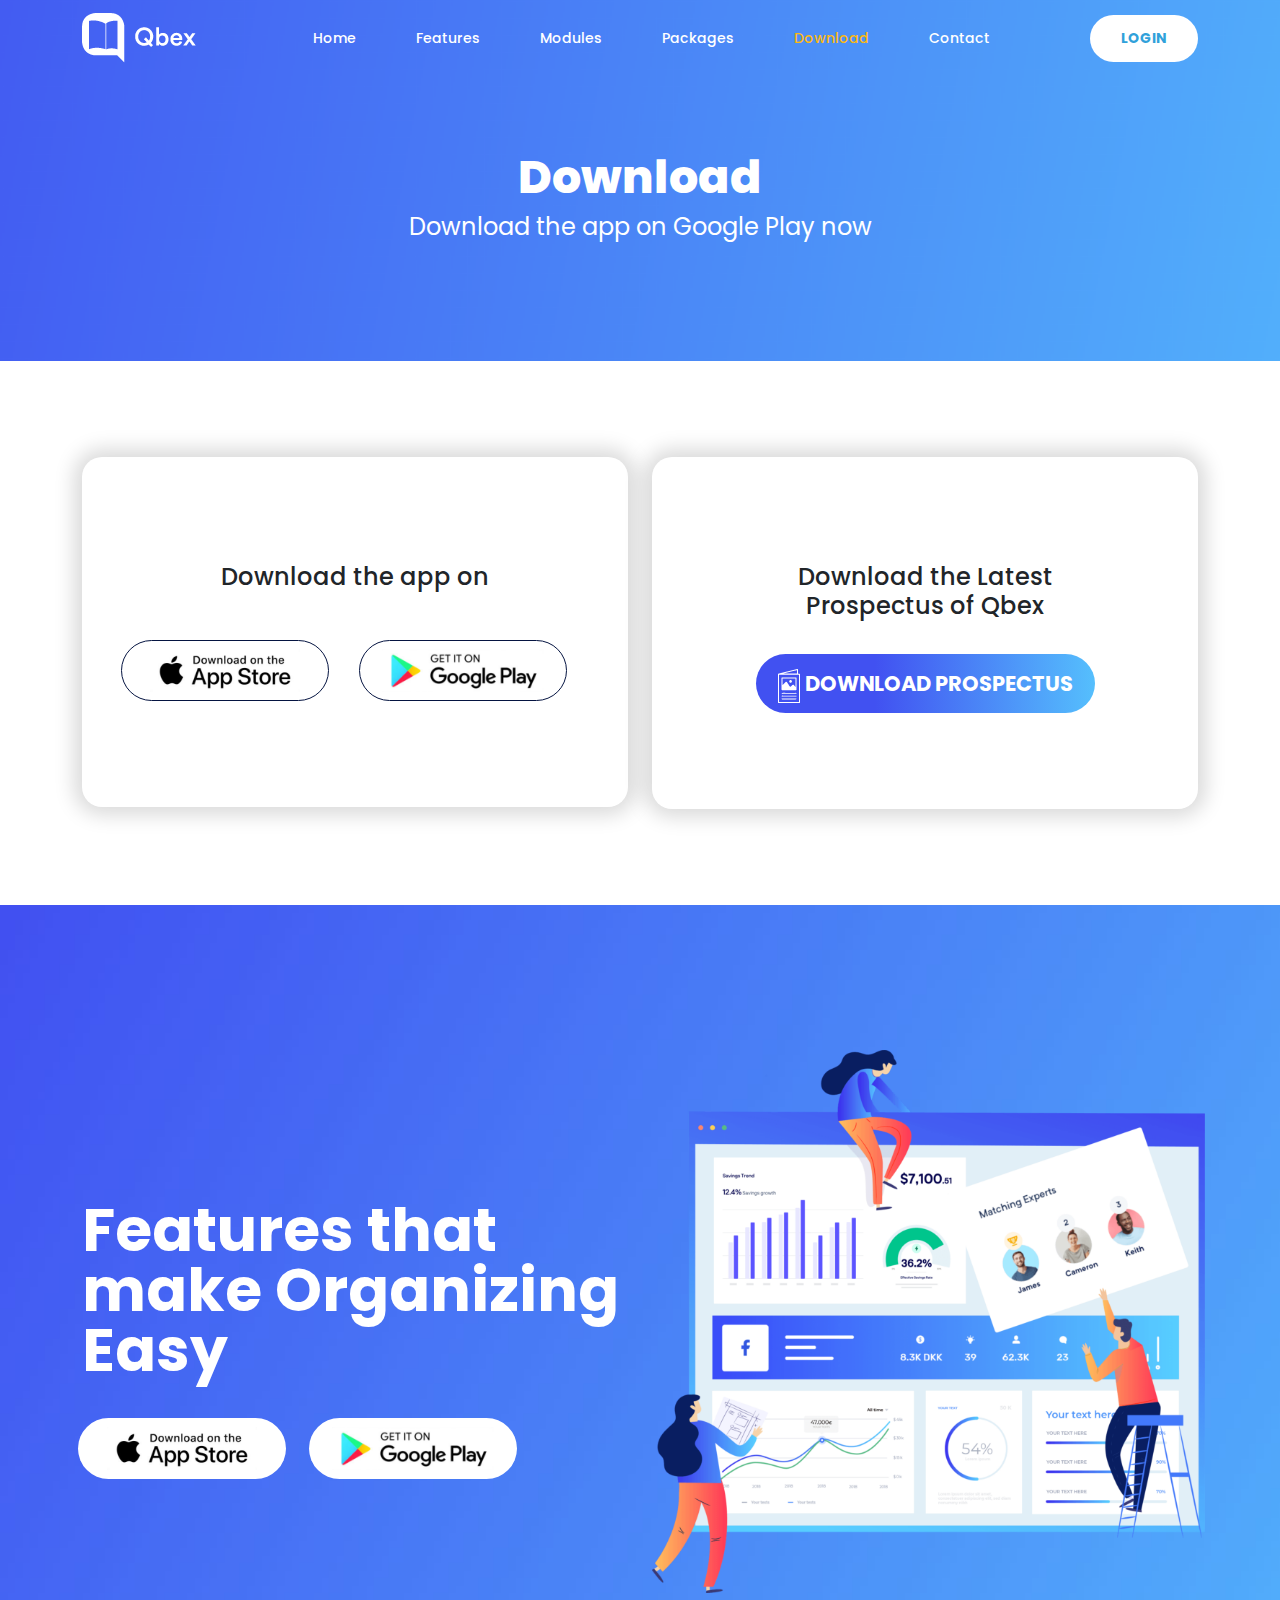
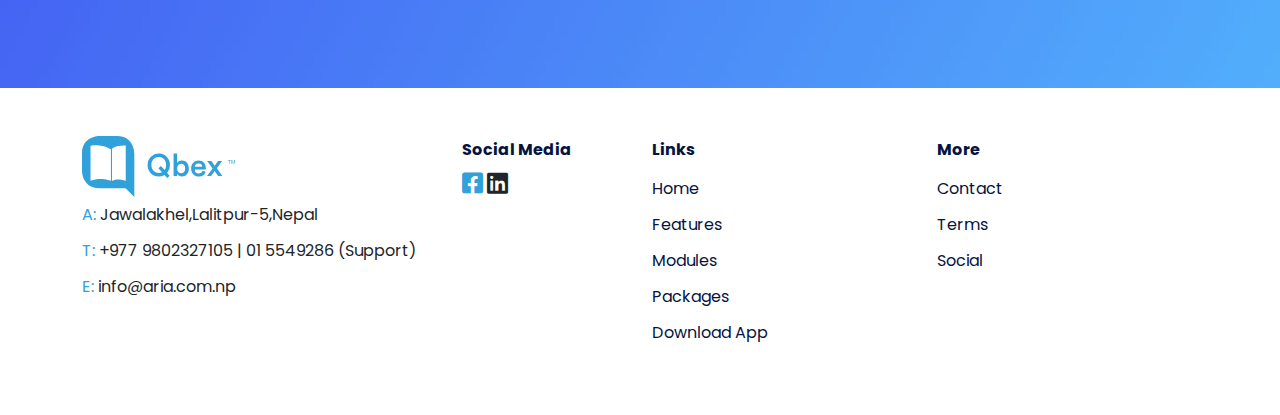
<file: download.html>
<!DOCTYPE html>
<html lang="en">
  <head>
    <!-- Required meta tags -->
    <meta charset="utf-8">
    <meta name="viewport" content="width=device-width, initial-scale=1">

    <!-- Bootstrap CSS -->
    <link href="https://cdn.jsdelivr.net/npm/bootstrap@5.1.3/dist/css/bootstrap.min.css" rel="stylesheet">
    <!--font awesome-->
    <link rel="stylesheet" href="https://use.fontawesome.com/releases/v5.15.4/css/all.css">
       <!--animate.css-->
       <link href="https://unpkg.com/aos@2.3.1/dist/aos.css" rel="stylesheet">
    <!--css link-->
    <link rel="stylesheet" href="css/style.css">
    <link rel="stylesheet" href="css/responsive.css">

    <title>Qbex-Download</title>
  </head>
  <body>
    <section class="ban">
      <header>
    <nav class="navbar navbar-expand-lg  navbar-light bg-transparent navbar-expand-ms bg-dark">
      <div class="container">
        <a class="navbar-brand" href="index.html"><img src="img/2logo.png" alt=""></a>
        <a href="https://qubex.com.np/auth/LogIn" class="bttn btn-link d-block d-lg-none">LOGIN</a>
        <button class="navbar-toggler border-0" type="button" data-bs-toggle="collapse" data-bs-target="#navbarSupportedContent" aria-controls="navbarSupportedContent" aria-expanded="false" aria-label="Toggle navigation">
          <span class="navbar-toggler-icon"></span>
        </button>
     
        <div class="collapse navbar-collapse" id="navbarSupportedContent">
            <ul class="navbar-nav ms-auto me-auto mb-2 mb-lg-0">                                      
              <li class="nav-item">
                <a class="nav-link" href="index.html">Home</a>
              </li>
              <li class="nav-item">
                <a class="nav-link" href="features.html">Features</a>
              </li>
              <li class="nav-item">
                <a class="nav-link" href="module.html">Modules</a> 
              </li>
              <li class="nav-item">
                <a class="nav-link" href="packages.html">Packages</a>
              </li>
              <li class="nav-item">
                <a class="nav-link  active" href="download.html">Download</a>
              </li>
              <li class="nav-item">
                <a class="nav-link" href="contact.html">Contact</a>
              </li>
            </ul>
          </div>

        <a href="https://qubex.com.np/auth/LogIn" class="btn btn-link d-none d-lg-block">LOGIN</a>
      </div>
    </nav> 
  </header>
   <div class="range text-center ">
       <div class="container pt-5">
        <h3>Download</h3>
        <p>Download the app on Google Play now</p>
       </div>
   </div> 
 
</section>
<section class="down mt-5 pt-5 mb-5 pb-5">
    <div class="container">

    <div class="prospectus">
      <div class="row">
        <div class="col-lg-6">
          <div class="card">
            <div class="card-body">
              <div class="card-title text-center mb-5"><h4>Download the app on</h4></div>
            <div class="row bttn-icon g-2">
              <div class="col-lg-6 text-center"><a href="#"><img src="img/app-store-icon2.png" alt=""></a></div>
              <div class="col-lg-6"><a href="#"><img src="img/play-store-icon2.png" alt=""></a></div>
            </div>
            </div>
          </div>
        </div>
        <div class="col-lg-6">
          <div class="card">
            <div class="card-body text-center">
              <div class="card-title text-center mb-5"><h4>Download the Latest <br>   
                Prospectus of Qbex</h4></div>
                <a class=" botton botton-link" href="#"> <img src="img/img.png" alt=""> DOWNLOAD PROSPECTUS</a>
            
            </div>
          </div>
        </div>
      </div>
    </div>
    </div>
</section>


<section class="try">
        <div class="container">
          <div class="pg2">
            <div class="row  flex-column-reverse flex-lg-row flex-md-colmun">
              <div class="col-lg-6">
              <div class="pg2-content">
                <h3>Features that make Organizing Easy</h3>
                <div class="row g-2 mb-5">
                  <div class="col-lg-5  col-md-5 text-start ps-0 pe-3"><a href="#"><img src="img/app-store-icon.png" alt=""></a></div>
                  <div class="col-lg-5  col-md-5  text-start ps-0 pe-0"><a href="#"><img src="img/play-store-icon.png" alt=""></a></div>
                </div>
              </div>
              </div>
              <div class="col-lg-6 text-center d-none d-lg-block d-md-block">
                <img src="img/7-0.png" alt="">
              </div>
            </div>
          </div>
        </div>
</section>

       
<footer>
  <div class="container">
    <div class="row text-left pt-5 pb-5">
      <div class="col-lg-4 pb-3">
        <img src="img/f-logo.svg" alt="">
        <div class="bex">
          <ul>
            <li><span>A:</span> Jawalakhel,Lalitpur-5,Nepal</li>
            <li><span>T:</span> +977 9802327105 | 01 5549286 (Support)</li>
            <li><span>E:</span> info@aria.com.np</li>
          </ul>
        </div>
      </div>
      <div class="col-lg-2 pb-3">
        <h4>Social Media</h4>
        <div class="icon">
          <ul>
            <li><i class="fab fa-facebook-square"></i></li>
            <li><i class="fab fa-linkedin"></i></li>
         </ul>
        </div>
      </div>
      <div class="col-6 col-lg-3">
       <h4>Links</h4>
       <div class="link">
        <ul>
          <li><a href="index.html">Home</a></li>
          <li><a href="features.html">Features</a></li>
          <li><a href="module.html">Modules</a></li>
          <li><a href="packages.html">Packages</a></li>
          <li><a href="download.html">Download App</a></li>
        </ul>
       </div>
      </div>
      <div class="col-6 col-lg-3">
        <h4>More</h4>
        <div class="more">
          <ul>
            <li><a href="contact.html">Contact</a></li>
            <li><a href="">Terms</a></li>
            <li><a href="">Social</a></li>
          </ul>
        </div>
      </div>
    </div>
  </div>
</footer>
          <!-- Option 1: Bootstrap Bundle with Popper -->
    <script src="https://cdn.jsdelivr.net/npm/bootstrap@5.1.3/dist/js/bootstrap.bundle.min.js"></script>
    <script src="https://unpkg.com/aos@2.3.1/dist/aos.js"></script>
    <script>
      AOS.init({
        offset:600,
        delay:25,
      }
      );
    </script>
 
  </body>
</html>
</file>
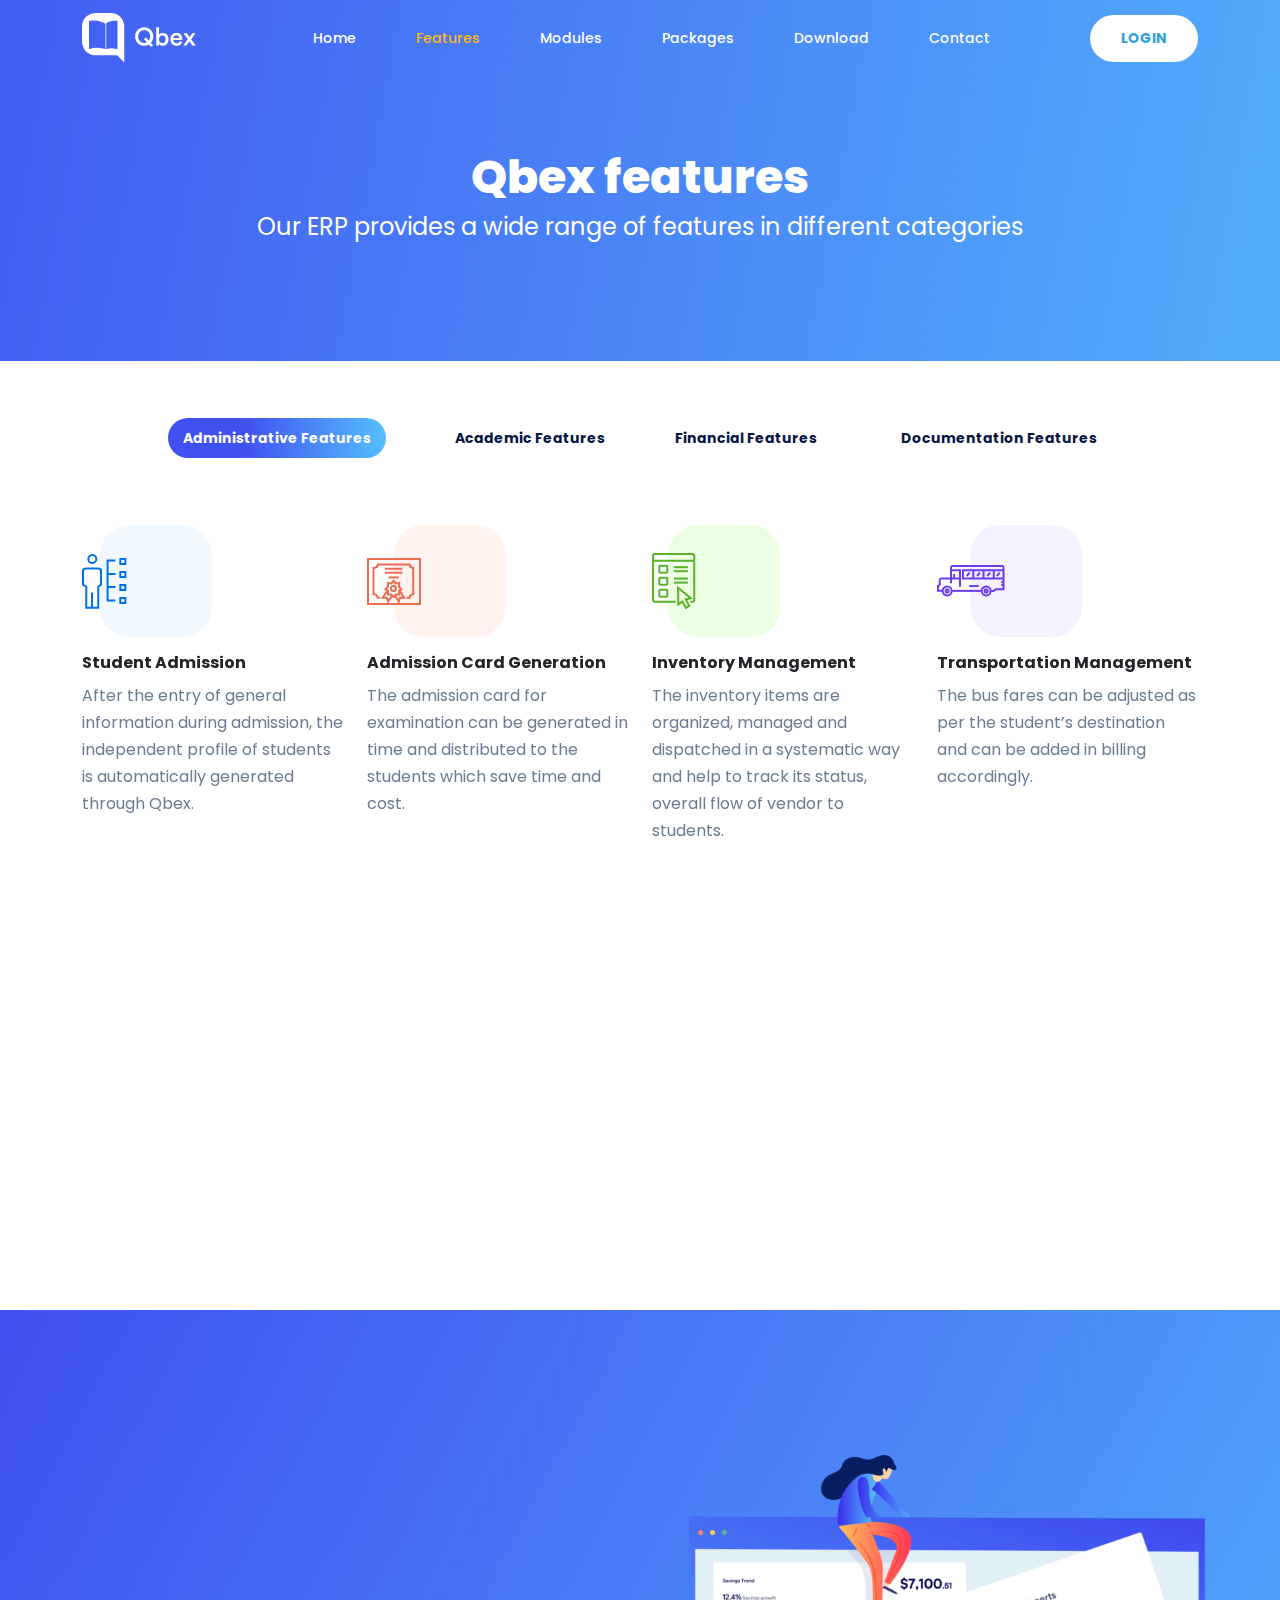
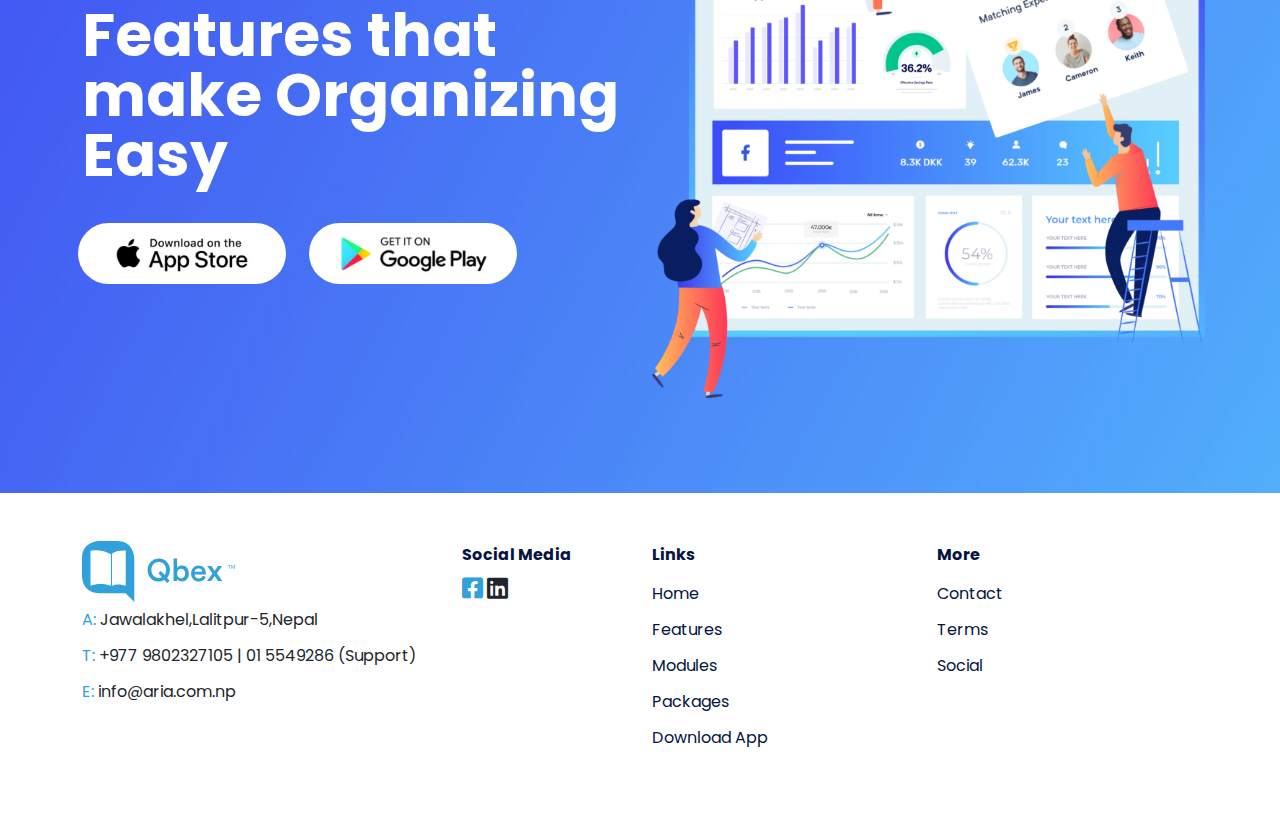
<file: features.html>
<!DOCTYPE html>
<html lang="en">
  <head>
    <!-- Required meta tags -->
    <meta charset="utf-8">
    <meta name="viewport" content="width=device-width, initial-scale=1">

    <!-- Bootstrap CSS -->
    <link href="https://cdn.jsdelivr.net/npm/bootstrap@5.1.3/dist/css/bootstrap.min.css" rel="stylesheet">
    <!--font awesome-->
    <link rel="stylesheet" href="https://use.fontawesome.com/releases/v5.15.4/css/all.css">
       <!--animate.css-->
       <link href="https://unpkg.com/aos@2.3.1/dist/aos.css" rel="stylesheet">
    <!--css link-->
    <link rel="stylesheet" href="css/style.css">
    <link rel="stylesheet" href="css/responsive.css">

    <title>Qbex-Features</title>
  </head>
  <body>
    <section class="ban">
    <header>
      <nav class="navbar navbar-expand-lg  navbar-light bg-transparent navbar-expand-ms bg-dark">
        <div class="container">
          <a class="navbar-brand" href="index.html"><img src="img/2logo.png" alt="_"></a>
          <a href="https://qubex.com.np/auth/LogIn" class="bttn btn-link d-block d-lg-none">LOGIN</a>
          <button class="navbar-toggler border-0" type="button" data-bs-toggle="collapse" data-bs-target="#navbarSupportedContent" aria-controls="navbarSupportedContent" aria-expanded="false" aria-label="Toggle navigation">
            <span class="navbar-toggler-icon"></span>
          </button>
       
          <div class="collapse navbar-collapse" id="navbarSupportedContent">
              <ul class="navbar-nav ms-auto me-auto mb-2 mb-lg-0">                                      
                <li class="nav-item">
                  <a class="nav-link " href="index.html">Home</a>
                </li>
                <li class="nav-item">
                  <a class="nav-link active" href="features.html">Features</a>
                </li>
                <li class="nav-item">
                  <a class="nav-link" href="module.html">Modules</a>
                </li>
                <li class="nav-item">
                  <a class="nav-link" href="packages.html">Packages</a>
                </li>
                <li class="nav-item">
                  <a class="nav-link" href="download.html">Download</a>
                </li>
                <li class="nav-item">
                  <a class="nav-link" href="contact.html">Contact</a>
                </li>
    
              </ul>
            </div>
  
          <a href="https://qubex.com.np/auth/LogIn" class="btn btn-link d-none d-lg-block">LOGIN</a>
        </div>
      </nav>
    </header> 
   <div class="range text-center ">
       <div class="container pt-5">
        <h3>Qbex features</h3>
        <p>Our ERP provides a wide range of features in different categories</p>
       </div>
   </div> 

</section>
<section class="types">
    <ul class="menu justify-content-center d-flex">
        <li class="menu-item ps-3 pe-4">
          <a class="menu-link active" aria-current="page" href="#">Administrative Features</a>
        </li>
        <li class="menu-item ps-3 pe-4">
          <a class="menu-link" href="#"> Academic Features</a>
        </li>
        <li class="menu-item ps-3 pe-4">
          <a class="menu-link" href="#">Financial Features</a>
        </li>
        <li class="menu-item ps-3 pe-3">
            <a class="menu-link" href="#"> Documentation Features</a>
          </li>
      </ul>                               
    <div class="admission">
        <div class="container">
            <div class="row">
                <div class=" col-6 col-lg-3"data-aos="fade-up"
                data-aos-anchor-placement="center-bottom"  data-aos-duration="300">
                    <div class="card border-0">
                        <div class="head"><img src="img/1.png" alt=""></div>
                        <div class="card-bord">
                            <div class="card-heading">
                               <h4>Student Admission</h4> 
                            </div>
                            <p>
                                After the entry of general information during admission, the independent profile of students is automatically generated through Qbex.
                            </p>
                        </div>
                    </div>
                </div>
                <div class=" col-6 col-lg-3"data-aos="fade-up"
                data-aos-anchor-placement="center-bottom"  data-aos-duration="400">
                    <div class="card border-0">
                        <div class="head"><img src="img/2.png" alt=""></div>
                        <div class="card-bord">
                            <div class="card-heading">
                               <h4>Admission Card Generation</h4> 
                            </div>
                            <p>
                                The admission card for examination can be generated in time and distributed to the students which save time and cost.
                            </p>
                        </div>
                    </div>
                </div>
                <div class="col-6 col-lg-3"data-aos="fade-up"
                data-aos-anchor-placement="center-bottom"  data-aos-duration="500">
                    <div class="card border-0">
                        <div class="head"><img src="img/3.png" alt=""></div>
                        <div class="card-bord">
                            <div class="card-heading">
                               <h4>Inventory Management</h4> 
                            </div>
                            <p>
                                The inventory items are organized, managed and dispatched in a systematic way and help to track its status, overall flow of vendor to students.
                            </p>
                        </div>
                    </div>
                </div>
                <div class="col-6 col-lg-3"data-aos="fade-up"
                data-aos-anchor-placement="center-bottom"  data-aos-duration="600">
                    <div class="card border-0">
                        <div class="head"><img src="img/4.png" alt=""></div>
                        <div class="card-bord">
                            <div class="card-heading">
                               <h4>Transportation Management</h4> 
                            </div>
                            <p>
                              The bus fares can be adjusted as per the student’s destination and can be added in billing accordingly. 
                            </p>
                        </div>
                    </div>
                </div>
                <div class="col-6 col-lg-3"data-aos="fade-up"
                data-aos-anchor-placement="center-bottom"  data-aos-duration="600">
                    <div class="card border-0">
                        <div class="head"><img src="img/5.png" alt=""></div>
                        <div class="card-bord">
                            <div class="card-heading">
                               <h4>HR Management</h4> 
                            </div>
                            <p>
                              Employees profile can be managed individually with the details of leave, attendance, shift and other privileges assigned as per the roles. 
                            </p>
                        </div>
                    </div>
                </div>
                <div class="col-6 col-lg-3"data-aos="fade-up"
                data-aos-anchor-placement="center-bottom"  data-aos-duration="800">
                    <div class="card border-0">
                        <div class="head"><img src="img/6.png" alt=""></div>
                        <div class="card-bord">
                            <div class="card-heading">
                               <h4>Biometric Integration</h4> 
                            </div>
                            <p> The fingerprint can be integrated into the system with the help of external device which can uniquely identify users.     
                            </p>
                        </div>
                    </div>
                </div>
                <div class="col-6 col-lg-3"data-aos="fade-up"
                data-aos-anchor-placement="center-bottom"  data-aos-duration="1000">
                    <div class="card border-0">
                        <div class="head"><img src="img/7.png" alt=""></div>
                        <div class="card-bord">
                            <div class="card-heading">
                               <h4>Website Integration</h4> 
                            </div>
                            <p>
                              The customized websites for the school can be integrated, and it is only available in super premium package.
                            </p>
                        </div>
                    </div>
                </div>
                <div class="col-6 col-lg-3"data-aos="fade-up"
                data-aos-anchor-placement="center-bottom"  data-aos-duration="1200">
                    <div class="card border-0">
                        <div class="head"><img src="img/8.png" alt=""></div>
                        <div class="card-bord">
                            <div class="card-heading">
                               <h4>Mobile apps for teachers 
                                and Parents</h4> 
                            </div>
                            <p>
                              Teachers can update the attendance and marks of the students whereas Parents can keep the track of the student's billing, assignment etc.
                            </p>
                        </div>
                    </div>
                </div>

            </div>
        </div>
    </div>
    <div class="try">
    <div class="container">
      <div class="pg2">
        <div class="row  flex-column-reverse flex-lg-row flex-md-colmun">
          <div class="col-lg-6">
          <div class="pg2-content">
            <h3>Features that make Organizing Easy</h3>
            <div class="row g-2 mb-5">
              <div class="col-lg-5  col-md-5 text-start ps-0 pe-3"><a href="#"><img src="img/app-store-icon.png" alt=""></a></div>
              <div class="col-lg-5  col-md-5  text-start ps-0 pe-0"><a href="#"><img src="img/play-store-icon.png" alt=""></a></div>
            </div>
          </div>
          </div>
          <div class="col-lg-6 text-center d-none d-lg-block d-md-block">
            <img src="img/7-0.png" alt="">
          </div>
        </div>
      </div>
    </div>
        
    </div>
</section>
       
<footer>
  <div class="container">
    <div class="row text-left pt-5 pb-5">
      <div class="col-lg-4 pb-3">
        <img src="img/f-logo.svg" alt="">
        <div class="bex">
          <ul>
            <li><span>A:</span> Jawalakhel,Lalitpur-5,Nepal</li>
            <li><span>T:</span> +977 9802327105 | 01 5549286 (Support)</li>
            <li><span>E:</span> info@aria.com.np</li>
          </ul>
        </div>
      </div>
      <div class="col-lg-2 pb-3">
        <h4>Social Media</h4>
        <div class="icon">
          <ul>
            <li><i class="fab fa-facebook-square"></i></li>
            <li><i class="fab fa-linkedin"></i></li>
         </ul>
        </div>
      </div>
      <div class="col-6 col-lg-3">
       <h4>Links</h4>
       <div class="link">
        <ul>
          <li><a href="index.html">Home</a></li>
          <li><a href="features.html">Features</a></li>
          <li><a href="module.html">Modules</a></li>
          <li><a href="packages.html">Packages</a></li>
          <li><a href="download.html">Download App</a></li>
        </ul>
       </div>
      </div>
      <div class="col-6 col-lg-3">
        <h4>More</h4>
        <div class="more">
          <ul>
            <li><a href="contact.html">Contact</a></li>
            <li><a href="">Terms</a></li>
            <li><a href="">Social</a></li>
          </ul>
        </div>
      </div>
    </div>
  </div>
</footer>
          <!-- Option 1: Bootstrap Bundle with Popper -->
    <script src="https://cdn.jsdelivr.net/npm/bootstrap@5.1.3/dist/js/bootstrap.bundle.min.js"></script>
    <script src="https://unpkg.com/aos@2.3.1/dist/aos.js"></script>
    <script>
      AOS.init({
        offset:600,
        delay:50,
      }
      );
    </script>

 
  </body>
</html>
</file>
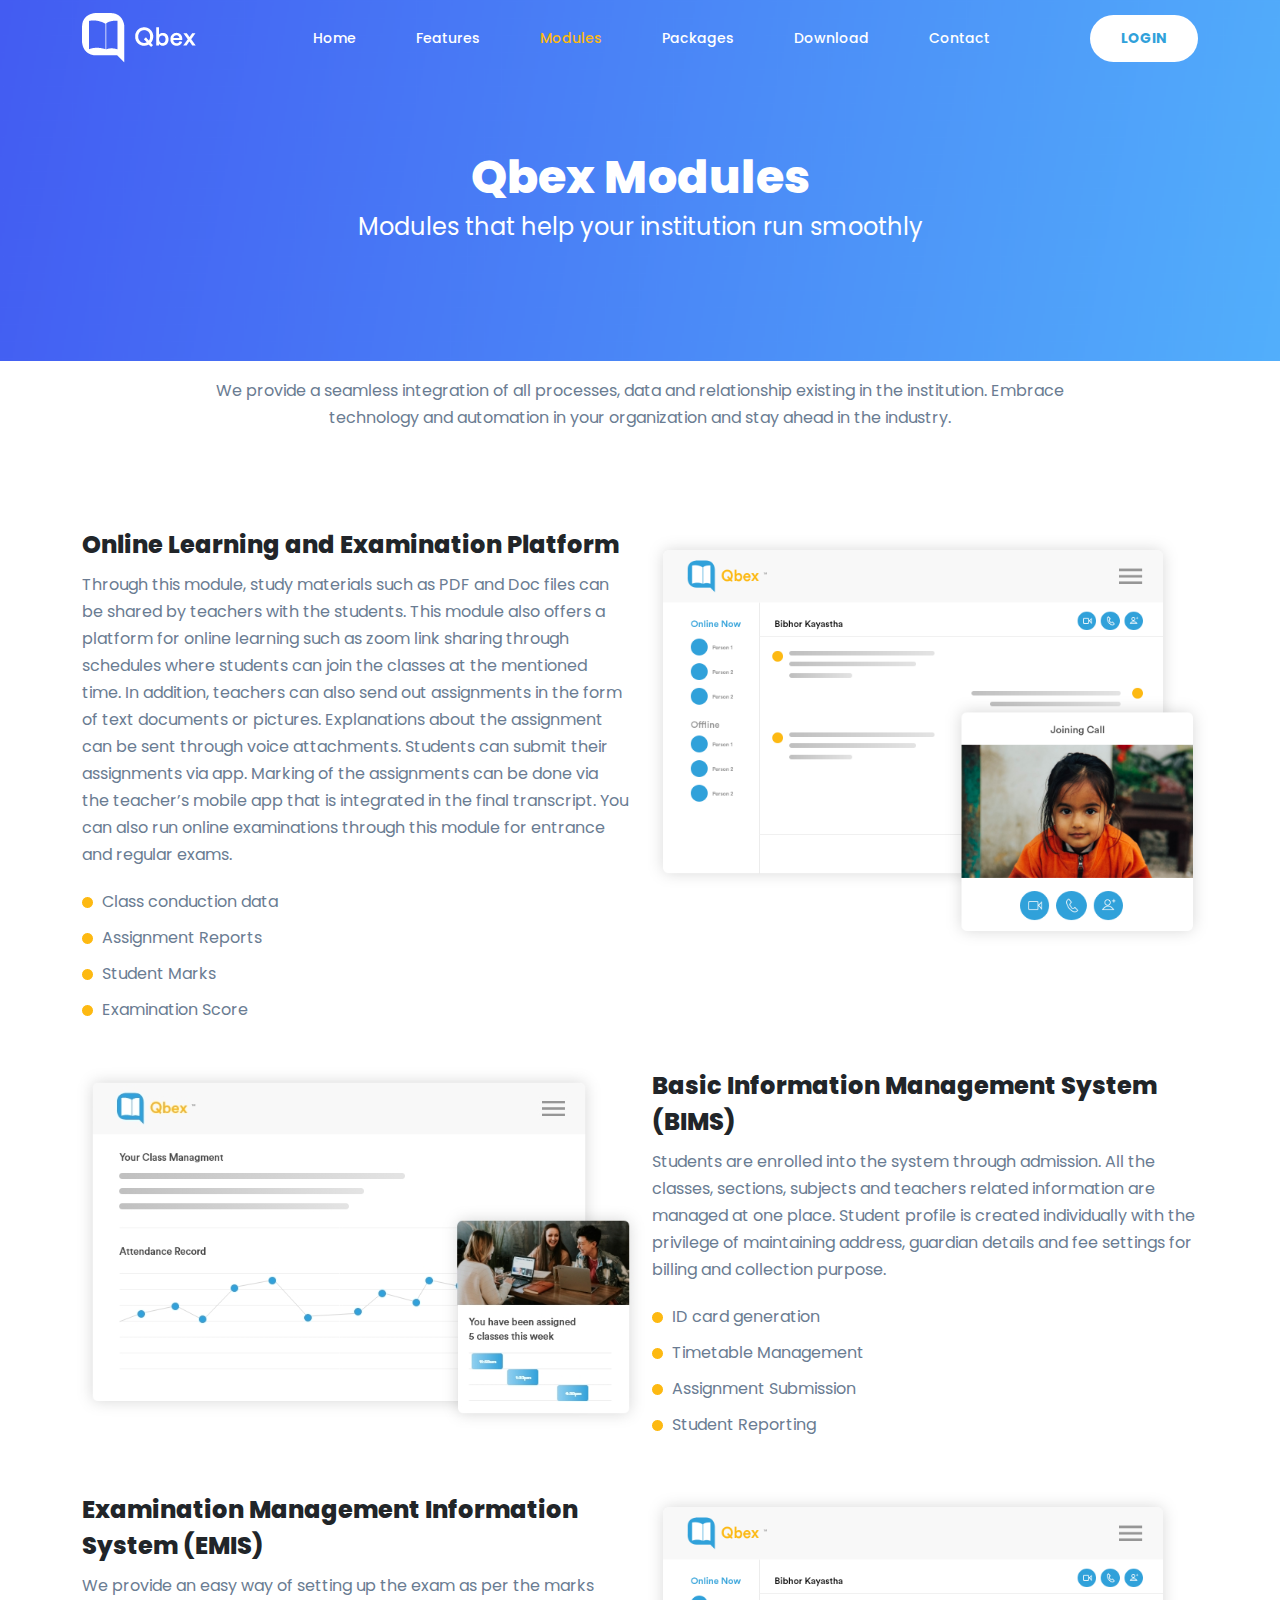
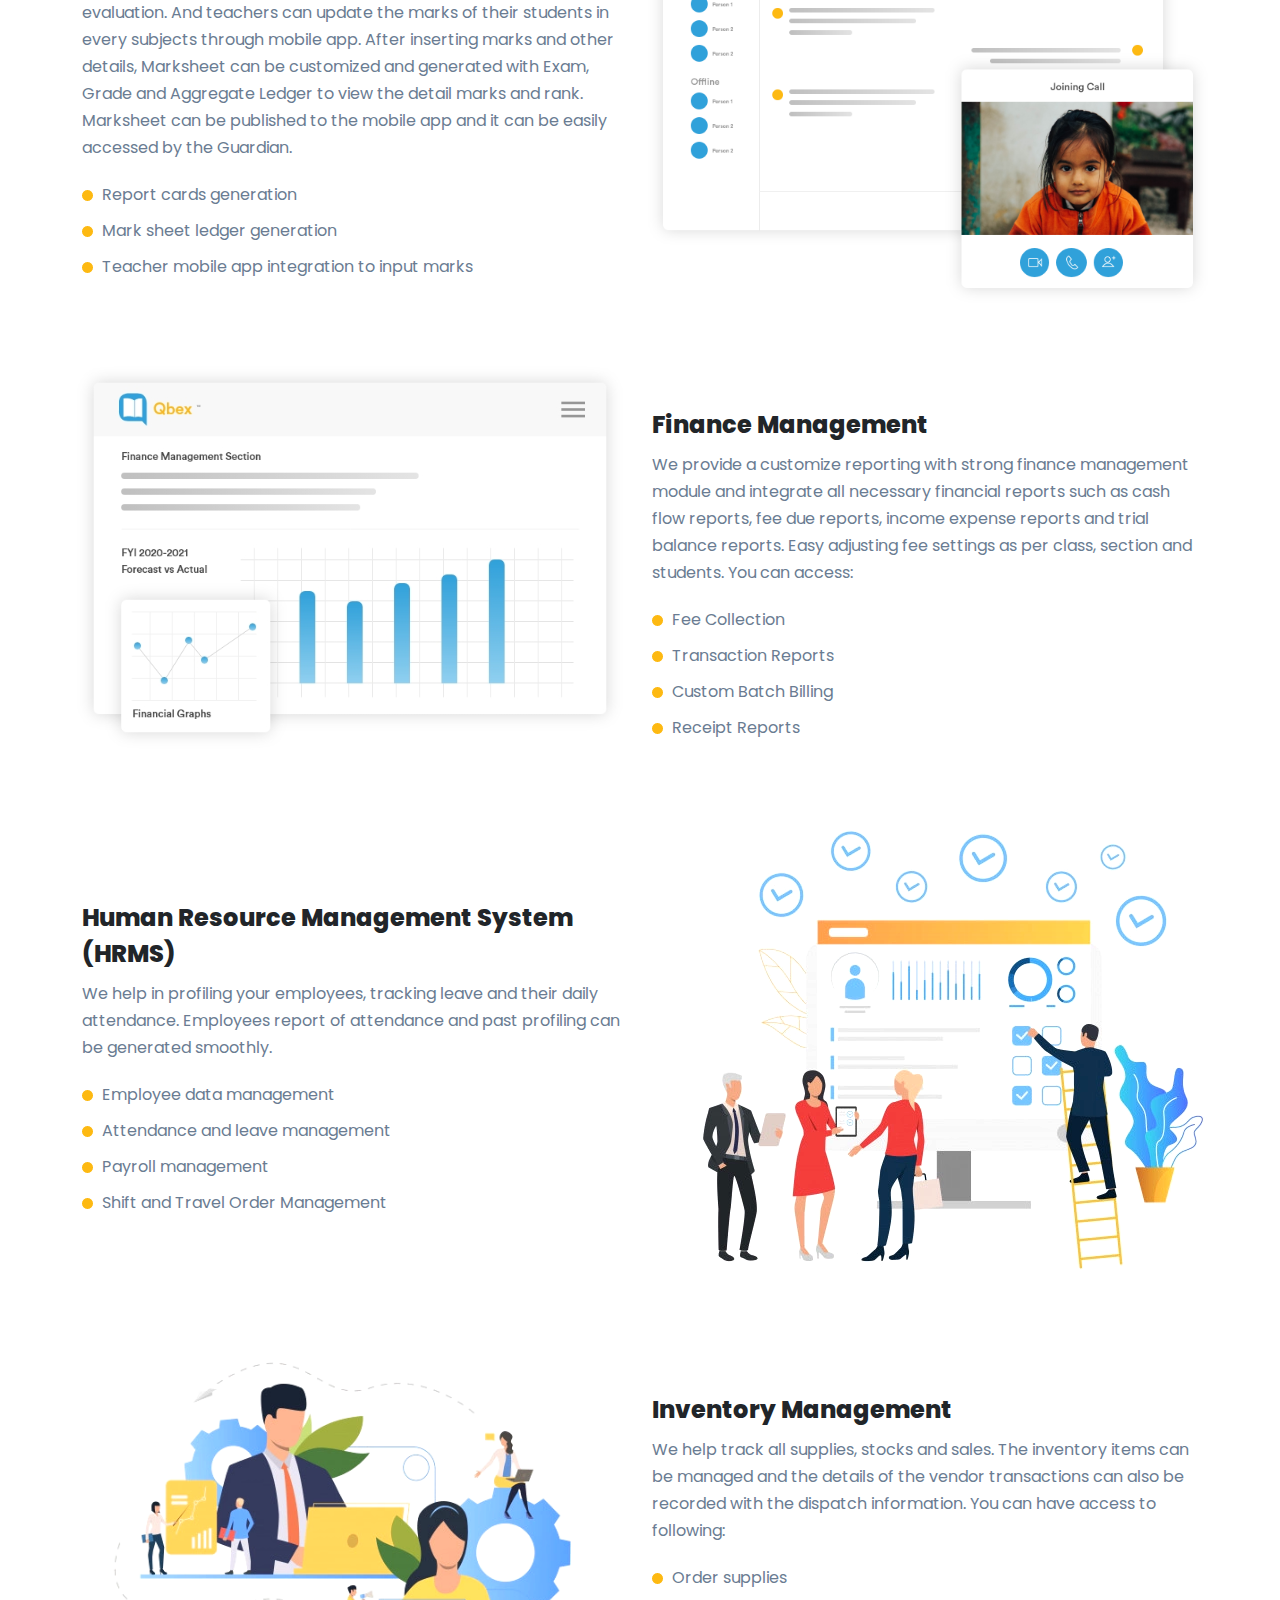
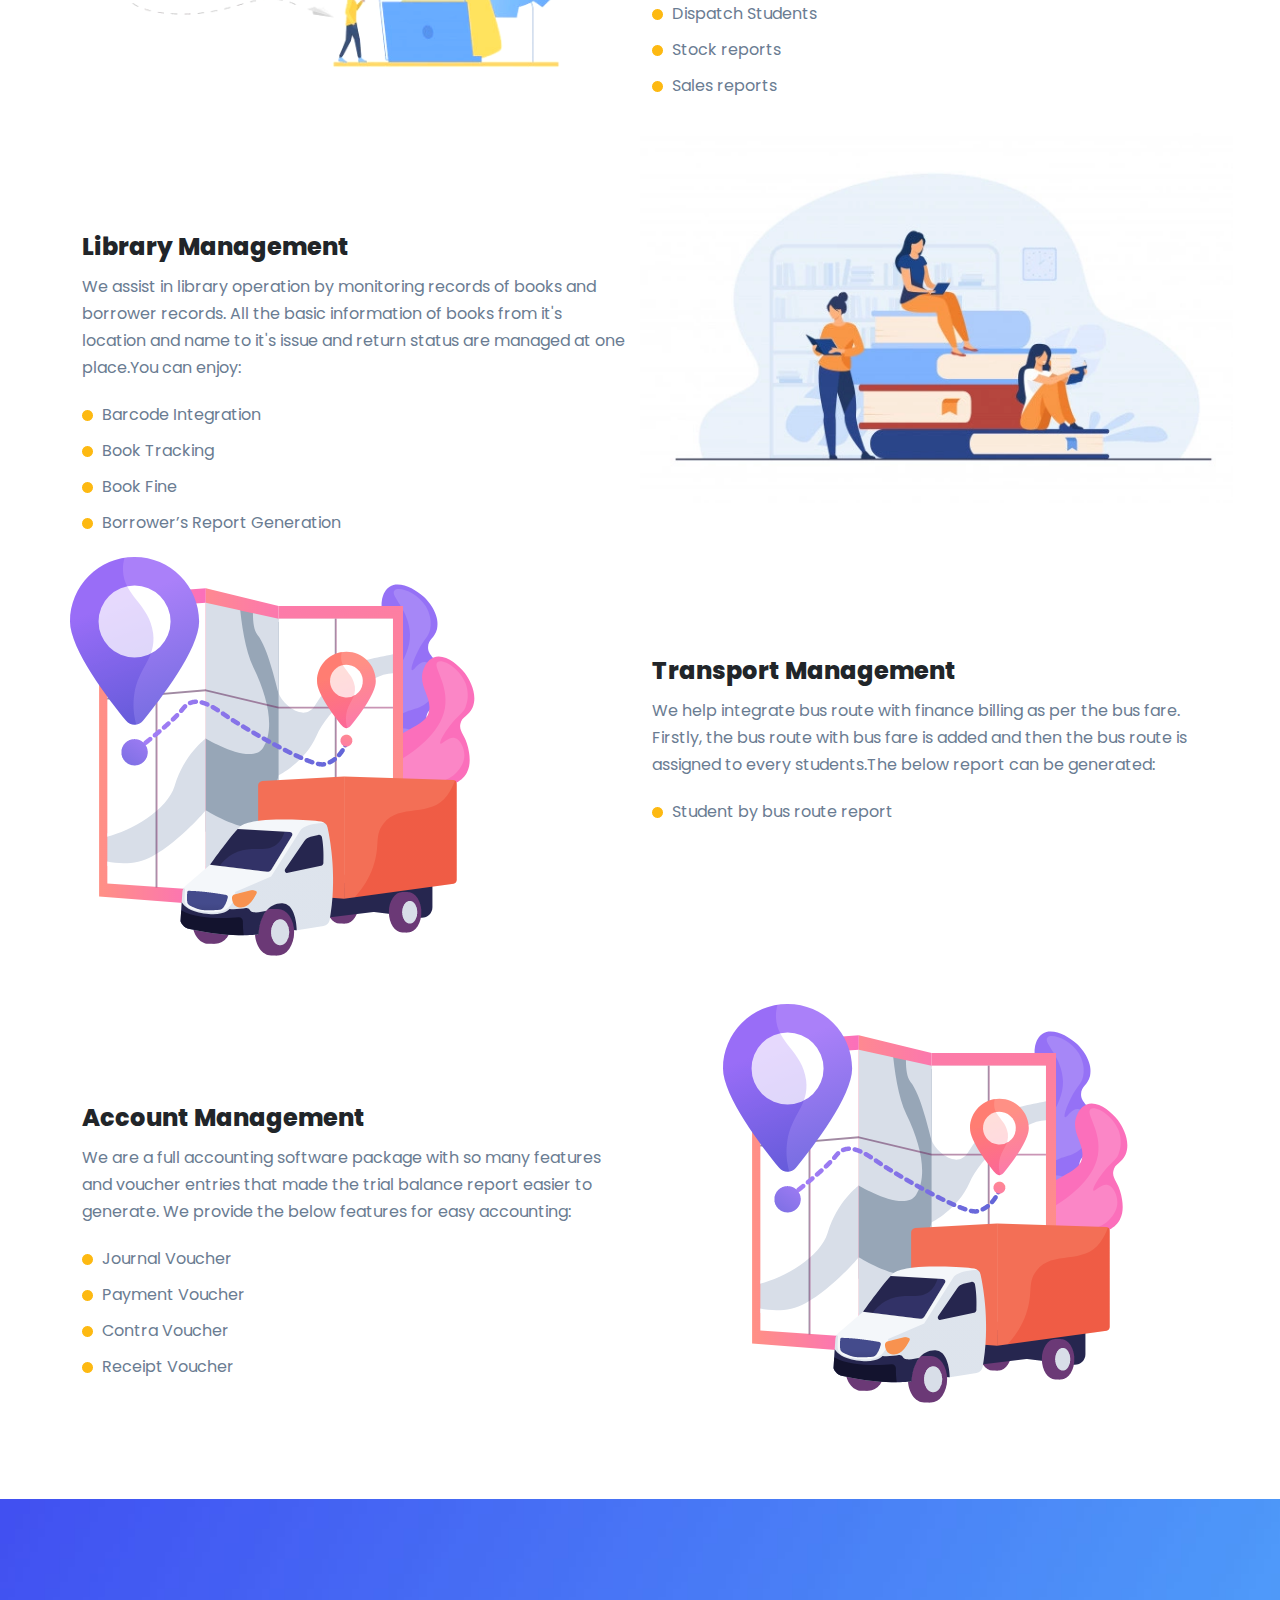
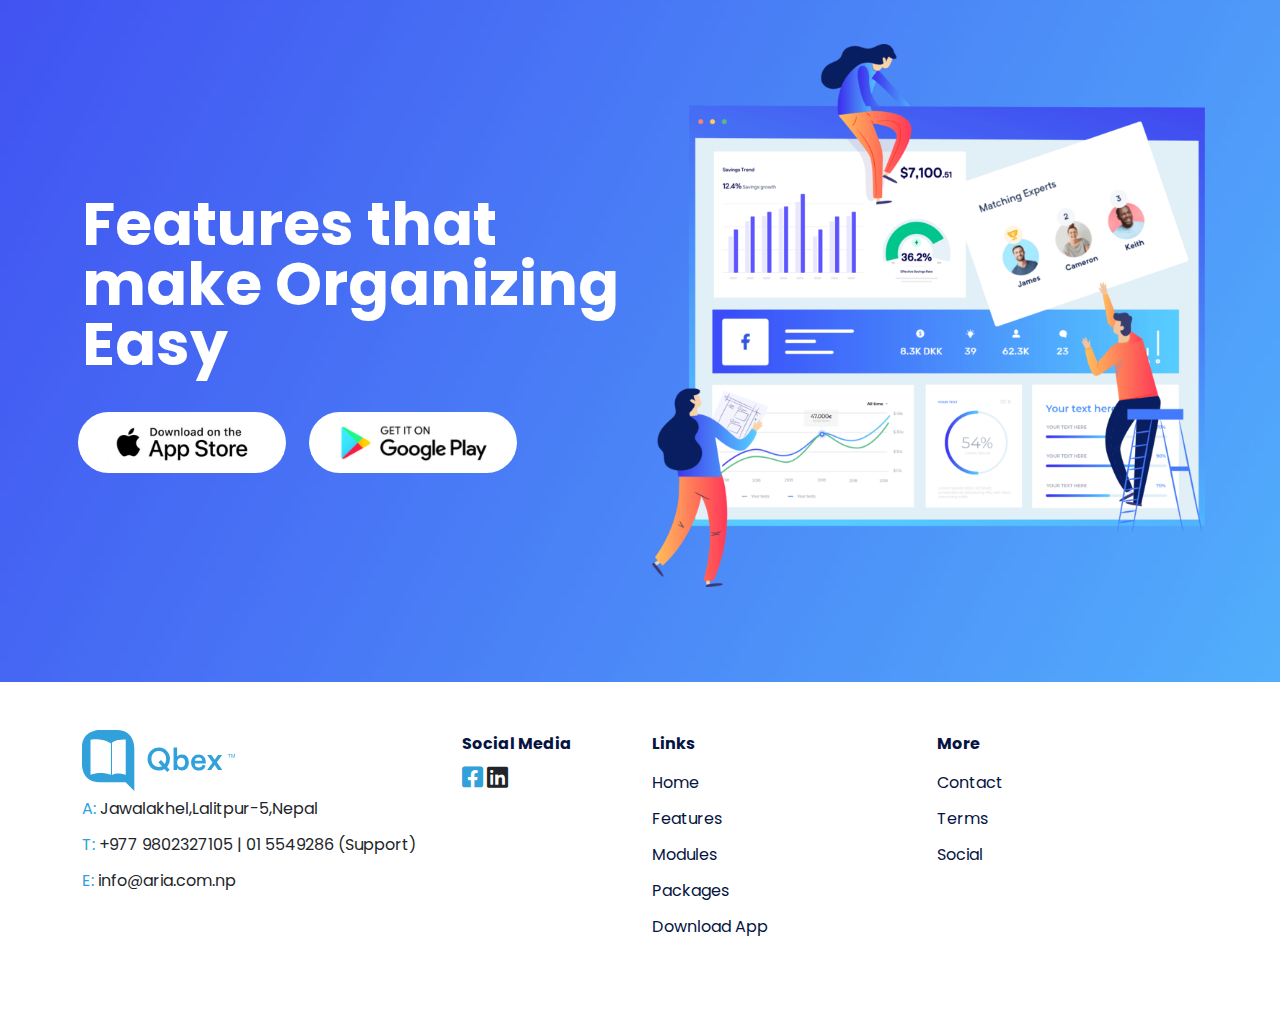
<file: module.html>
<!DOCTYPE html>
<html lang="en">
  <head>
    <!-- Required meta tags -->
    <meta charset="utf-8">
    <meta name="viewport" content="width=device-width, initial-scale=1">

    <!-- Bootstrap CSS -->
    <link href="https://cdn.jsdelivr.net/npm/bootstrap@5.1.3/dist/css/bootstrap.min.css" rel="stylesheet">
    <!--font awesome-->
    <link rel="stylesheet" href="https://use.fontawesome.com/releases/v5.15.4/css/all.css">
       <!--animate.css-->
       <link href="https://unpkg.com/aos@2.3.1/dist/aos.css" rel="stylesheet">
    <!--css link-->
    <link rel="stylesheet" href="css/style.css">
    <link rel="stylesheet" href="css/responsive.css">

    <title>Qbex-Module</title>
  </head>
  <body>

<section class="ban">
      <header>
    <nav class="navbar navbar-expand-lg  navbar-light bg-transparent navbar-expand-ms bg-dark">
      <div class="container">
        <a class="navbar-brand" href="index.html"><img src="img/2logo.png" alt=""></a>
        <a href="https://qubex.com.np/auth/LogIn" class="bttn btn-link d-block d-lg-none">LOGIN</a>
        <button class="navbar-toggler border-0" type="button" data-bs-toggle="collapse" data-bs-target="#navbarSupportedContent" aria-controls="navbarSupportedContent" aria-expanded="false" aria-label="Toggle navigation">
          <span class="navbar-toggler-icon"></span>
        </button>
     
        <div class="collapse navbar-collapse" id="navbarSupportedContent">
            <ul class="navbar-nav ms-auto me-auto mb-2 mb-lg-0">                                      
              <li class="nav-item">
                <a class="nav-link " href="index.html">Home</a>
              </li>
              <li class="nav-item">
                <a class="nav-link" href="features.html">Features</a>
              </li>
              <li class="nav-item">
                <a class="nav-link active" href="module.html">Modules</a>
              </li>
              <li class="nav-item">
                <a class="nav-link" href="packages.html">Packages</a>
              </li>
              <li class="nav-item">
                <a class="nav-link" href="download.html">Download</a>
              </li>
              <li class="nav-item">
                <a class="nav-link" href="contact.html">Contact</a>
              </li>
  
            </ul>
          </div>

        <a href="https://qubex.com.np/auth/LogIn" class="btn btn-link d-none d-lg-block">LOGIN</a>
      </div>
    </nav> 
  </header>
   <div class="range text-center ">
       <div class="container pt-5">
        <h3>Qbex Modules</h3>
        <p>Modules that help your institution run smoothly</p>
       </div>
   </div> 
 
</section>

  <div class="des text-center pt-3 pb-3">
   <div class="container">
    <p>We provide a seamless integration of all processes, data and relationship existing in the institution. Embrace<br> technology and automation in your organization and stay ahead in the industry.</p>  
   </div>
  </div>

<section class="module mt-5 pt-3 mb-5">
  <div class="container">
  
<div class="row module-row1  flex-column-reverse flex-lg-row flex-md-colmun">
    <!--1-->
        <div class="col-lg-6">
          <div class="module-content">
            <h3>Online Learning and Examination
                Platform</h3>
            <p class="mb-3">Through this module, study materials such as PDF and Doc files can be shared by teachers with the students. This module also offers a platform for online learning such as zoom link sharing through schedules where students can join the classes at the mentioned time. In addition, teachers can also send out assignments in the form of text documents or pictures. Explanations about the assignment can be sent through voice attachments. Students can submit their assignments via app. Marking of the assignments can be done via the teacher’s mobile app that is integrated in the final transcript. You can also run online examinations through this module for entrance and regular exams.</p>
            <ul>
              <li><img src="img/ul.png" alt=""> Class conduction data</li>
              <li><img src="img/ul.png" alt=""> Assignment Reports</li>
              <li><img src="img/ul.png" alt=""> Student Marks</li>
              <li><img src="img/ul.png" alt=""> Examination Score</li>
            </ul>
          </div>
        </div>
        <div class="col-lg-6 ps-0 pe-0 pb-5 row1"> 
          <img src="img/module1.png" alt="_">
        </div>
        </div>
         
          <!--1-->
            <!--2-->
 <div class="row module-row1">              
        <div class="col-lg-6 ps-0 pe-0 pt-3 pb-5 row1"> 
            <img src="img/module-2.png" alt="_">
        </div>
        <div class="col-lg-6">
            <div class="module-content pt-lg-4">
              <h3>Basic Information Management System
                (BIMS)</h3>
              <p>Students are enrolled into the system through admission. All the classes, sections, subjects and teachers related information are managed at one place.
                Student profile is created individually with the privilege of maintaining address, guardian details and fee settings for billing and collection purpose.</p>
              <ul>

                <li><img src="img/ul.png" alt=""> ID card generation</li>
                <li><img src="img/ul.png" alt=""> Timetable Management</li>
                <li><img src="img/ul.png" alt=""> Assignment Submission</li>
                <li><img src="img/ul.png" alt=""> Student Reporting</li>
	
	
	
            
              </ul>
            </div>
        </div>
 </div>       
          <!--2-->
            <!--3-->
   <div class="row module-row1  flex-column-reverse flex-lg-row flex-md-colmun">               
        <div class="col-lg-6 pt-2">
            <div class="module-content">
              <h3>Examination Management Information
                System (EMIS)</h3>
              <p>We provide an easy way of setting up the exam as per the marks evaluation. And teachers can update the marks of their students in every subjects through mobile app.
                After inserting marks and other details, Marksheet can be customized and generated with Exam, Grade and Aggregate Ledger to view the detail marks and rank.
                Marksheet can be published to the mobile app and it can be easily accessed by the Guardian.</p>
              <ul>
                <li><img src="img/ul.png" alt=""> Report cards generation</li>
                <li><img src="img/ul.png" alt=""> Mark sheet ledger generation</li>
                <li><img src="img/ul.png" alt=""> Teacher mobile app integration to input marks</li>
         
              </ul>
            </div>
        </div>
        <div class="col-lg-6 ps-0 pe-0 pb-lg-5 row1"> 
            <img src="img/module1.png" alt="_">
        </div>
  </div>      
          <!--3-->
            <!--4-->
 <div class="row module-row1">    
            <div class="col-lg-6 ps-0 pe-0 pb-5 row1"> 
            <img src="img/module-3.png" alt="_">
        </div>
         <div class="col-lg-6 pt-lg-5">
            <div class="module-content">
              <h3>Finance Management</h3>
              <p class="mb-3">We provide a customize reporting with strong finance management module and integrate all necessary financial reports such as cash flow reports, fee due reports, income expense reports and trial balance reports.
                Easy adjusting fee settings as per class, section and students. You can access:</p>
              <ul>
                <li><img src="img/ul.png" alt=""> Fee Collection</li>
                <li><img src="img/ul.png" alt=""> Transaction Reports</li>
                <li><img src="img/ul.png" alt=""> Custom Batch Billing</li>
                <li><img src="img/ul.png" alt=""> Receipt Reports</li>

              </ul>
            </div>
        </div>
 </div>       
          <!--4-->
            <!--5-->
  <div class="row module-row1  flex-column-reverse flex-lg-row flex-md-colmun">               
        <div class="col-lg-6 pt-5">
            <div class="module-content pt-lg-5">
              <h3>Human Resource Management System
                (HRMS)</h3>
              <p class="mb-3">We help in profiling your employees, tracking leave and their daily attendance. Employees report of attendance and past profiling can be generated smoothly.</p>
              <ul>
                <li><img src="img/ul.png" alt=""> Employee data management</li>
                <li><img src="img/ul.png" alt=""> Attendance and leave management</li>
                <li><img src="img/ul.png" alt=""> Payroll management</li>
                <li><img src="img/ul.png" alt=""> Shift and Travel Order Management</li>
              </ul>
            </div>
          </div>
          <div class="col-lg-6 ps-0 pe-0 row1"> 
            <img src="img/module-4.png" alt="_">
          </div>
   </div>       
            <!--5-->
              <!--6-->
   <div class="row module-row1">                 
          <div class="col-lg-6 ps-0 pe-0 row1"> 
              <img src="img/module-5.png" alt="_">
          </div>
          <div class="col-lg-6 pt-lg-5">
              <div class="module-content pt-lg-5">
                <h3>Inventory Management</h3>
                <p class="mb-3">We help track all supplies, stocks and sales. The inventory items can be managed and the details of the vendor transactions can also be recorded with the dispatch information. You can have access to following:</p>
                <ul>
                  <li><img src="img/ul.png" alt=""> Order supplies</li>
                  <li><img src="img/ul.png" alt=""> Dispatch Students</li>
                  <li><img src="img/ul.png" alt=""> Stock reports</li>
                  <li><img src="img/ul.png" alt=""> Sales reports</li>
                </ul>
              </div>
          </div>
   </div>       
            <!--6-->
              <!--7-->
 <div class="row module-row1  flex-column-reverse flex-lg-row flex-md-colmun">    
          <div class="col-lg-6 pt-lg-5">
              <div class="module-content pt-5">
                <h3>Library Management</h3>
                <p class="mb-3">We assist in library operation by monitoring records of books and borrower records. All the basic information of books from it's location and name to it's issue and return status are managed at one place.You can enjoy:</p>
                <ul>
                  <li><img src="img/ul.png" alt=""> Barcode Integration </li>
                  <li><img src="img/ul.png" alt=""> Book Tracking</li>
                  <li><img src="img/ul.png" alt=""> Book  Fine</li>
                  <li><img src="img/ul.png" alt=""> Borrower’s Report Generation</li>
                </ul>
              </div>
          </div>
          <div class="col-lg-6 ps-0 pe-0 pb-lg-5 row1"> 
              <img src="img/module-6.png" alt="_">
          </div>
   </div>       
            <!--7-->
              <!--8-->
 <div class="row module-row1">    
          <div class="col-lg-6 ps-0 pe-0 pb-lg-5 row1"> 
              <img src="img/module-7.png" alt="_">
          </div>
           <div class="col-lg-6 pt-5">
              <div class="module-content pt-lg-5">
                <h3>Transport Management</h3>
                <p class="mb-3">We help integrate bus route with finance billing as per the bus fare. Firstly, the bus route with bus fare is added and then the bus route is assigned to every students.The below report can be generated:</p>
                <ul>
                  <li><img src="img/ul.png" alt=""> Student by bus route report</li>
                 
                </ul>
              </div>
          </div>
    </div>      
            <!--8-->

               <!--9-->
 <div class="row module-row1  flex-column-reverse flex-lg-row flex-md-colmun">    
   <div class="col-lg-6 pt-5">
      <div class="module-content pt-lg-5">
        <h3>Account Management</h3>
        <p class="mb-3">We are a full accounting software package with so many features and voucher entries that made the trial balance report easier to generate. We provide the below features for easy accounting:</p>
        <ul>
          <li><img src="img/ul.png" alt=""> Journal Voucher</li>
          <li><img src="img/ul.png" alt=""> Payment Voucher</li>
          <li><img src="img/ul.png" alt=""> Contra Voucher</li>
          <li><img src="img/ul.png" alt=""> Receipt Voucher</li>
         
        </ul>
      </div>
  </div>
  <div class="col-lg-6 text-center ps-0 pe-0 pb-lg-5 row1"> 
    <img src="img/module-7.png" alt="_">
</div>
</div>      
    <!--9-->
</div>
  </div>
  
</section>

<section class="try">
        <div class="container">
          <div class="pg2">
            <div class="row  flex-column-reverse flex-lg-row flex-md-colmun">
              <div class="col-lg-6">
              <div class="pg2-content">
                <h3>Features that make Organizing Easy</h3>
                <div class="row g-2 mb-5">
                  <div class="col-lg-5  col-md-5 text-start ps-0 pe-3"><a href="#"><img src="img/app-store-icon.png" alt=""></a></div>
                  <div class="col-lg-5  col-md-5  text-start ps-0 pe-0"><a href="#"><img src="img/play-store-icon.png" alt=""></a></div>
                </div>
              </div>
              </div>
              <div class="col-lg-6 text-center d-none d-lg-block d-md-block">
                <img src="img/7-0.png" alt="">
              </div>
            </div>
          </div>
        </div>
</section>
    
<footer>
  <div class="container">
    <div class="row text-left pt-5 pb-5">
      <div class="col-lg-4 pb-3">
        <img src="img/f-logo.svg" alt="">
        <div class="bex">
          <ul>
            <li><span>A:</span> Jawalakhel,Lalitpur-5,Nepal</li>
            <li><span>T:</span> +977 9802327105 | 01 5549286 (Support)</li>
            <li><span>E:</span> info@aria.com.np</li>
          </ul>
        </div>
      </div>
      <div class="col-lg-2 pb-3">
        <h4>Social Media</h4>
        <div class="icon">
          <ul>
            <li><i class="fab fa-facebook-square"></i></li>
            <li><i class="fab fa-linkedin"></i></li>
         </ul>
        </div>
      </div>
      <div class="col-6 col-lg-3">
       <h4>Links</h4>
       <div class="link">
        <ul>
          <li><a href="index.html">Home</a></li>
          <li><a href="features.html">Features</a></li>
          <li><a href="module.html">Modules</a></li>
          <li><a href="packages.html">Packages</a></li>
          <li><a href="download.html">Download App</a></li>
        </ul>
       </div>
      </div>
      <div class="col-6 col-lg-3">
        <h4>More</h4>
        <div class="more">
          <ul>
            <li><a href="contact.html">Contact</a></li>
            <li><a href="">Terms</a></li>
            <li><a href="">Social</a></li>
          </ul>
        </div>
      </div>
    </div>
  </div>
</footer>


          <!-- Option 1: Bootstrap Bundle with Popper -->
    <script src="https://cdn.jsdelivr.net/npm/bootstrap@5.1.3/dist/js/bootstrap.bundle.min.js"></script>
    <script src="https://unpkg.com/aos@2.3.1/dist/aos.js"></script>
    <script>
      AOS.init({
        offset:400,
        duration:2000,
      }
      );
    </script>
 
  </body>
</html>
</file>
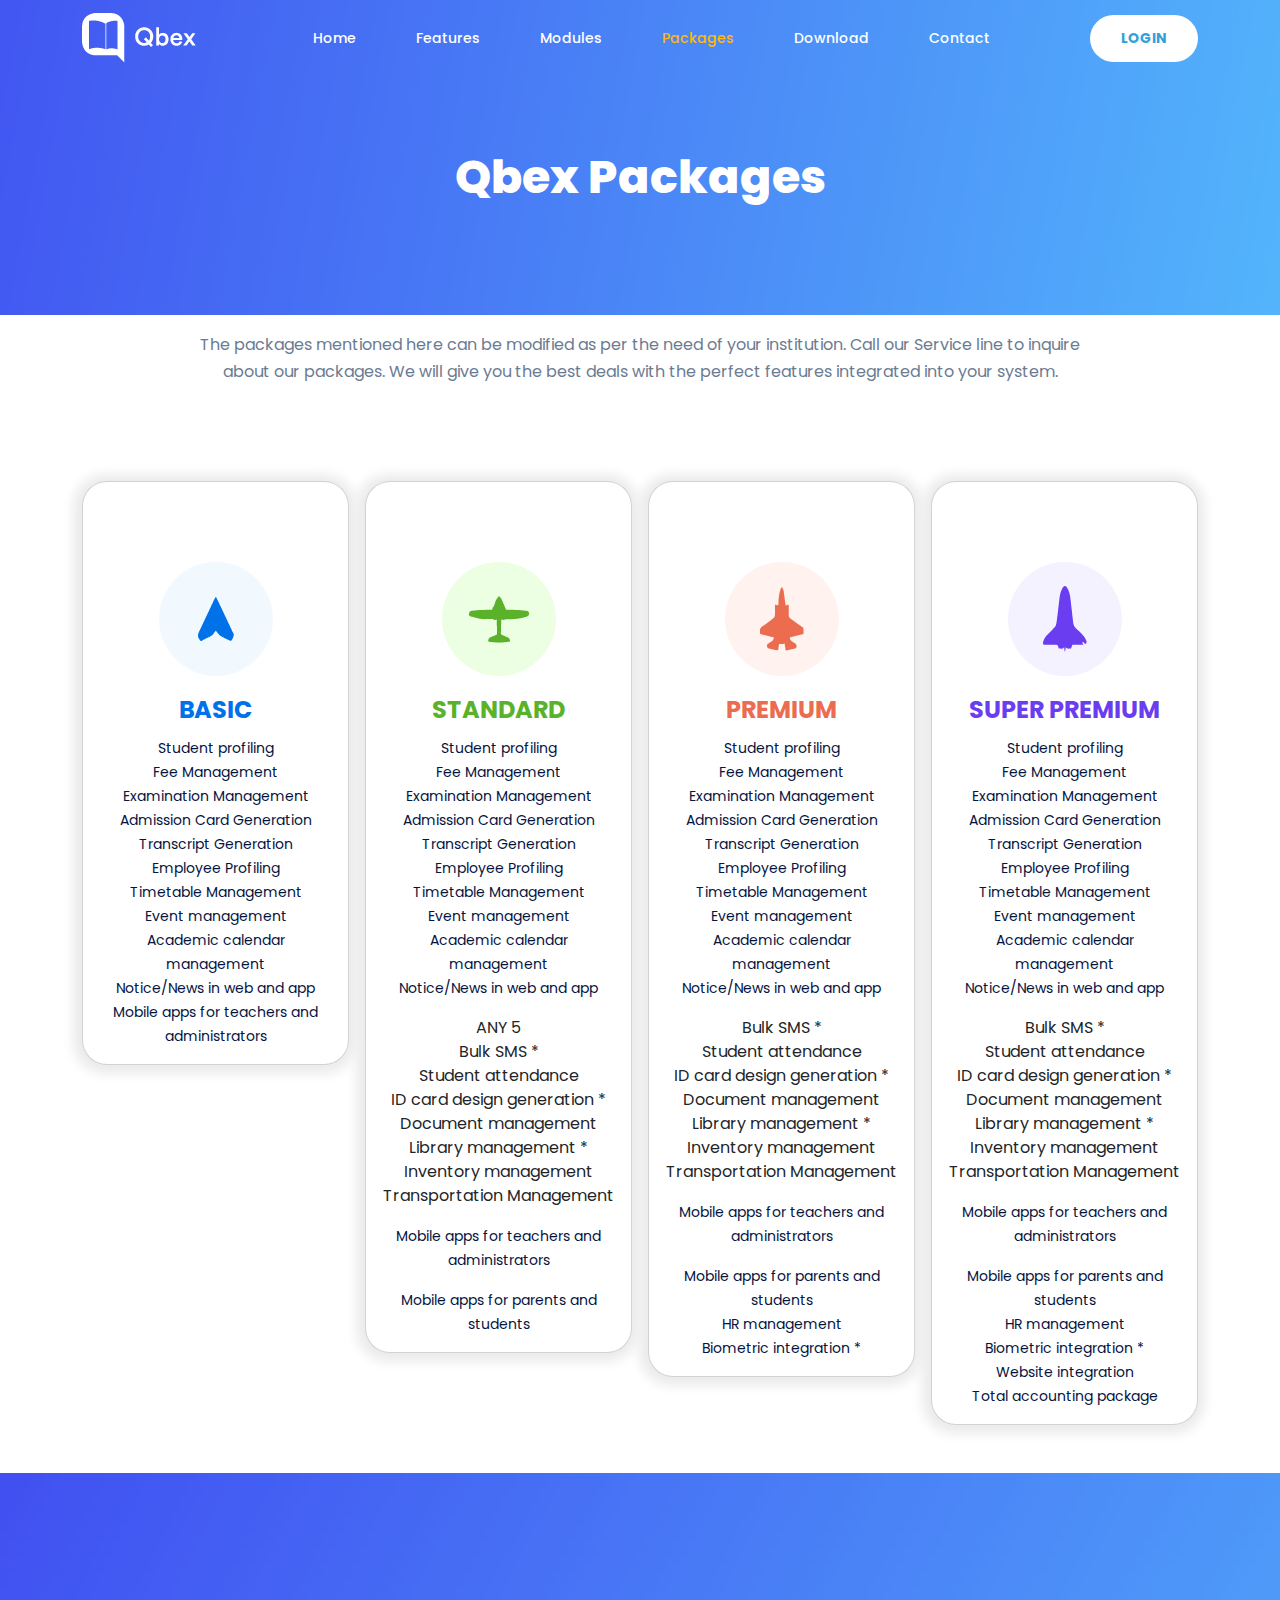
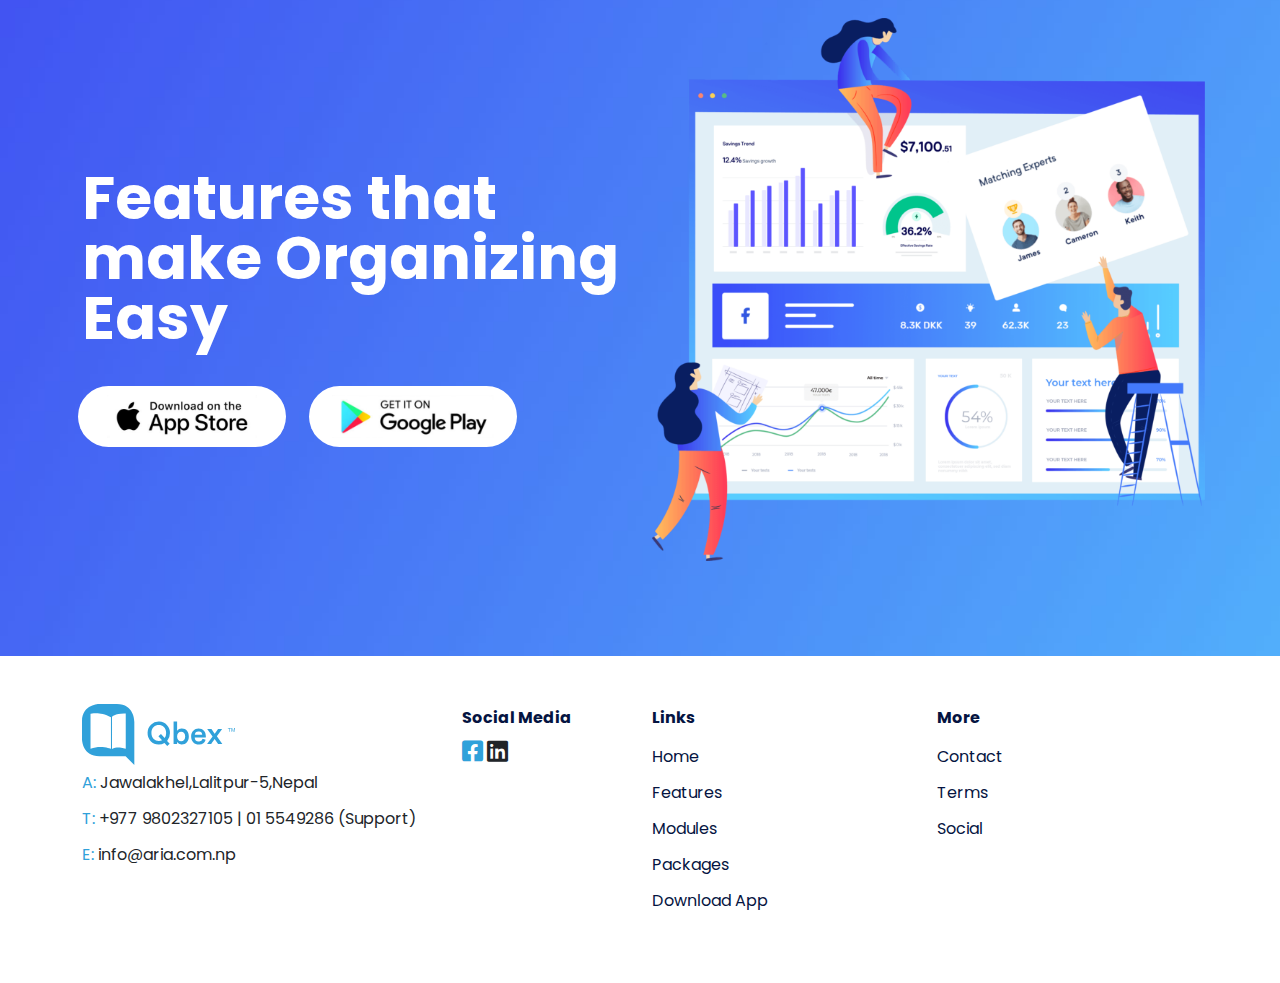
<file: packages.html>
<!DOCTYPE html>
<html lang="en">
  <head>
    <!-- Required meta tags -->
    <meta charset="utf-8">
    <meta name="viewport" content="width=device-width, initial-scale=1">

    <!-- Bootstrap CSS -->
    <link href="https://cdn.jsdelivr.net/npm/bootstrap@5.1.3/dist/css/bootstrap.min.css" rel="stylesheet">
    <!--font awesome-->
    <link rel="stylesheet" href="https://use.fontawesome.com/releases/v5.15.4/css/all.css">
    <!--css link-->
    <link rel="stylesheet" href="css/style.css">
    <link rel="stylesheet" href="css/responsive.css">

    <title>Qbex-packages</title>
  </head>
  <body>
    <section class="ban">
      <header>
    <nav class="navbar navbar-expand-lg  navbar-light bg-transparent navbar-expand-ms bg-dark">
      <div class="container">
        <a class="navbar-brand" href="index.html"><img src="img/2logo.png" alt=""></a>
        <a href="https://qubex.com.np/auth/LogIn" class="bttn btn-link d-block d-lg-none">LOGIN</a>
        <button class="navbar-toggler border-0" type="button" data-bs-toggle="collapse" data-bs-target="#navbarSupportedContent" aria-controls="navbarSupportedContent" aria-expanded="false" aria-label="Toggle navigation">
          <span class="navbar-toggler-icon"></span>
        </button>
     
        <div class="collapse navbar-collapse" id="navbarSupportedContent">
            <ul class="navbar-nav ms-auto me-auto mb-2 mb-lg-0">                                      
              <li class="nav-item">
                <a class="nav-link " href="index.html">Home</a>
              </li>
              <li class="nav-item">
                <a class="nav-link" href="features.html">Features</a>
              </li>
              <li class="nav-item">
                <a class="nav-link" href="module.html">Modules</a>
              </li>
              <li class="nav-item">
                <a class="nav-link active" href="packages.html">Packages</a>
              </li>
              <li class="nav-item">
                <a class="nav-link" href="download.html">Download</a>
              </li>
              <li class="nav-item">
                <a class="nav-link" href="contact.html">Contact</a>
              </li>
  
            </ul>
          </div>

        <a href="https://qubex.com.np/auth/LogIn" class="btn btn-link d-none d-lg-block">LOGIN</a>
      </div>
    </nav> 
  </header>
   <div class="range text-center ">
       <div class="container pt-5">
        <h3>Qbex Packages</h3>
       </div>
   </div> 
 
</section>
<div class="des container text-center pt-3 pb-3">
    <p>The packages mentioned here can be modified as per the need of your institution. Call our Service line to inquire <br> about our packages. We will give you the best deals with the perfect features integrated into your system.</p>  
</div>

<section class="pack">
  <div class="container">
    <div class="row row-cols-1 row-cols-md-4 g-3 my-5">
        <div class=" col col-lg-3 col-md-6">
          <div class="card">
           <div class="card-img-top">
            <img src="img/9.png" alt="...">
           </div>
            <div class="card-body">
              <h5 class="card-title1">BASIC</h5>
              <ul class="card-text">
               <li>Student profiling</li>
                <li>Fee Management</li>
               <li>Examination Management</li>
               <li>Admission Card Generation</li>
               <li>Transcript Generation</li>
                <li>Employee Profiling</li>
                <li>Timetable Management</li>
                <li>Event management</li>
                <li>Academic calendar management</li>
                <li>Notice/News in web and app</li>
                 <li>Mobile apps for teachers and administrators</li>
              </ul>
            </div>
          </div>
        </div>
        <div class=" col col-lg-3 col-md-6">
          <div class="card">
          <div class="card-img-top">
            <img src="img/10.png" alt="...">
          </div>
            <div class="card-body">
              <h5 class="card-title2">STANDARD</h5>
              <ul class="card-text">
                <li>Student profiling</li>
                 <li>Fee Management</li>
                <li>Examination Management</li>
                <li>Admission Card Generation</li>
                <li>Transcript Generation</li>
                 <li>Employee Profiling</li>
                 <li>Timetable Management</li>
                 <li>Event management</li>
                 <li>Academic calendar management</li>
                 <li>Notice/News in web and app</li>
               </ul>
               <ul class="card-texts">
                  <li>ANY 5</li>
                  <li>Bulk SMS *</li>
                  <li>Student attendance</li>
                  <li>ID card design generation *</li>
                  <li>Document management</li>
                  <li>Library management *</li>
                  <li>Inventory management</li>
                 <li>Transportation Management</li> 
               </ul>
               <ul class="card-text">
                <li>Mobile apps for teachers and administrators</li>
             </ul>
             <ul class="card-text">
                <li>Mobile apps for parents and students</li>
             </ul>
            </div>
          </div>
        </div>
        <div class=" col col-lg-3 col-md-6">
          <div class="card">
         <div class="card-img-top">
            <img src="img/11.png" alt="...">
         </div>
            <div class="card-body">
              <h5 class="card-title3">PREMIUM</h5>
              <ul class="card-text">
                <li>Student profiling</li>
                 <li>Fee Management</li>
                <li>Examination Management</li>
                <li>Admission Card Generation</li>
                <li>Transcript Generation</li>
                 <li>Employee Profiling</li>
                 <li>Timetable Management</li>
                 <li>Event management</li>
                 <li>Academic calendar management</li>
                 <li>Notice/News in web and app</li>
               </ul>
               <ul class="card-texts">
                  <li>Bulk SMS *</li>
                  <li>Student attendance</li>
                  <li>ID card design generation *</li>
                  <li>Document management</li>
                  <li>Library management *</li>
                  <li>Inventory management</li>
                 <li>Transportation Management</li> 
               </ul>
               <ul class="card-text">
                <li>Mobile apps for teachers and administrators</li>
             </ul>
             <ul class="card-text">
                <li>Mobile apps for parents and students</li>
                <li>HR management</li>
                <li>Biometric integration *</li>
             </ul>
            </div>
          </div>
        </div>
        <div class=" col col-lg-3 col-md-6">
          <div class="card">
           <div  class="card-img-top" >
            <img src="img/12.png"alt="...">
           </div>
            <div class="card-body">
              <h5 class="card-title4">SUPER PREMIUM</h5>
              <ul class="card-text">
                <li>Student profiling</li>
                 <li>Fee Management</li>
                <li>Examination Management</li>
                <li>Admission Card Generation</li>
                <li>Transcript Generation</li>
                 <li>Employee Profiling</li>
                 <li>Timetable Management</li>
                 <li>Event management</li>
                 <li>Academic calendar management</li>
                 <li>Notice/News in web and app</li>
               </ul>
               <ul class="card-texts">
                  <li>Bulk SMS *</li>
                  <li>Student attendance</li>
                  <li>ID card design generation *</li>
                  <li>Document management</li>
                  <li>Library management *</li>
                  <li>Inventory management</li>
                 <li>Transportation Management</li> 
               </ul>
               <ul class="card-text">
                <li>Mobile apps for teachers and administrators</li>
             </ul>
             <ul class="card-text">
                <li>Mobile apps for parents and students</li>
                <li>HR management</li>
                <li>Biometric integration *</li>
                <li>Website integration</li>
                <li>Total accounting package</li>
             </ul>
            </div>
          </div>
        </div>
      </div>
  </div>
</section>
    
   
    


<section class="try">
        <div class="container">
          <div class="pg2">
            <div class="row  flex-column-reverse flex-lg-row flex-md-colmun">
              <div class="col-lg-6">
              <div class="pg2-content">
                <h3>Features that make Organizing Easy</h3>
                <div class="row g-2 mb-5">
                  <div class="col-lg-5  col-md-5 text-start ps-0 pe-3"><a href="#"><img src="img/app-store-icon.png" alt=""></a></div>
                  <div class="col-lg-5  col-md-5  text-start ps-0 pe-0"><a href="#"><img src="img/play-store-icon.png" alt=""></a></div>
                </div>
              </div>
              </div>
              <div class="col-lg-6 d-none d-lg-block d-md-block">
                <img src="img/7-0.png" alt="">
              </div>
            </div>
          </div>
        </div>
</section>

       
<footer>
  <div class="container">
    <div class="row text-left pt-5 pb-5">
      <div class="col-lg-4 pb-3">
        <img src="img/f-logo.svg" alt="">
        <div class="bex">
          <ul>
            <li><span>A:</span> Jawalakhel,Lalitpur-5,Nepal</li>
            <li><span>T:</span> +977 9802327105 | 01 5549286 (Support)</li>
            <li><span>E:</span> info@aria.com.np</li>
          </ul>
        </div>
      </div>
      <div class="col-lg-2 pb-3">
        <h4>Social Media</h4>
        <div class="icon">
          <ul>
            <li><i class="fab fa-facebook-square"></i></li>
            <li><i class="fab fa-linkedin"></i></li>
         </ul>
        </div>
      </div>
      <div class="col-6 col-lg-3">
       <h4>Links</h4>
       <div class="link">
        <ul>
          <li><a href="index.html">Home</a></li>
          <li><a href="features.html">Features</a></li>
          <li><a href="module.html">Modules</a></li>
          <li><a href="packages.html">Packages</a></li>
          <li><a href="download.html">Download App</a></li>
        </ul>
       </div>
      </div>
      <div class="col-6 col-lg-3">
        <h4>More</h4>
        <div class="more">
          <ul>
            <li><a href="contact.html">Contact</a></li>
            <li><a href="">Terms</a></li>
            <li><a href="">Social</a></li>
          </ul>
        </div>
      </div>
    </div>
  </div>
</footer>
          <!-- Option 1: Bootstrap Bundle with Popper -->
    <script src="https://cdn.jsdelivr.net/npm/bootstrap@5.1.3/dist/js/bootstrap.bundle.min.js"></script>

 
  </body>
</html>
</file>
<file: css/style.css>
@import url("https://fonts.googleapis.com/css2?family=Poppins:wght@100;200;300;400;500;600;700;800;900&display=swap");
:root {
  --brand:#30A1DA;
  --c:#6A7C92;
  --b:#051441;
}

* {
  margin: 0;
  padding: 0;
  -webkit-box-sizing: border-box;
          box-sizing: border-box;
}

body {
  font-family: 'Poppins', sans-serif;
}

.container {
  width: 1140px;
  margin: auto;
}

ul {
  padding-left: 0;
}

ul li {
  list-style: none;
}

a {
  text-decoration: none;
}

.btn {
  background-color: #ffffff;
  border-radius: 25px;
  padding: 12px 30px;
  -webkit-transition: -webkit-transform s;
  transition: -webkit-transform s;
  transition: transform s;
  transition: transform s, -webkit-transform s;
}

.btn:hover {
  -webkit-transform: scale(1.25);
          transform: scale(1.25);
}

.bttn {
  background-color: #ffffff;
  border-radius: 25px;
  padding: 12px 30px;
  border: 2px solid var(--brand);
}

.btn-link {
  color: var(--brand);
  text-decoration: none;
  font-size: 14px;
  font-weight: 700;
}

.navbar {
  width: 100%;
  position: absolute;
  z-index: 1;
}

.navbar .navbar-nav {
  font-size: 14px;
  font-weight: 500;
}

.navbar .navbar-nav .nav-link.active {
  color: var(--brand);
}

.navbar .navbar-nav .nav-link {
  padding: 15px 30px;
}

.navbar .navbar-nav .nav-link:hover {
  color: var(--brand);
}

.navbar-toggler:focus {
  -webkit-box-shadow: 0 0 0;
          box-shadow: 0 0 0;
}

.navbar-toggler-icon {
  display: inline-block;
  width: 2.5em;
  height: 1.5em;
  vertical-align: middle;
  background-repeat: no-repeat;
  background-position: center;
  background-size: 100%;
}

header .navbar {
  width: 100%;
  position: absolute;
  z-index: 1;
}

header .navbar .navbar-nav {
  font-size: 14px;
  font-weight: 500;
}

header .navbar .navbar-nav .nav-link.active {
  color: #fdb912;
}

header .navbar .navbar-nav .nav-link {
  padding: 15px 30px;
  color: #ffffff;
}

header .navbar .navbar-nav .nav-link:hover {
  color: #fdb912;
}

header .navbar-toggler:focus {
  -webkit-box-shadow: 0 0 0;
          box-shadow: 0 0 0;
}

header .navbar-toggler-icon {
  display: inline-block;
  width: 2.5em;
  height: 1.5em;
  vertical-align: middle;
  background-repeat: no-repeat;
  background-position: center;
  background-size: 100%;
}

.bg {
  width: 100%;
  background-image: url("../img/banner-bg.svg");
  height: 90vh;
  background-size: cover;
  background-repeat: no-repeat;
  background-position: center;
  position: relative;
}

.bg .banner-content {
  padding-top: 300px;
}

.bg .banner-content h3 {
  font-size: 34px;
  font-weight: 700;
  line-height: 44px;
  margin-bottom: 15px;
  color: var(--b);
}

.bg .banner-content p {
  font-size: 20px;
  line-height: 27px;
  margin-bottom: 30px;
  color: var(--c);
}

.bg .font {
  position: absolute;
  left: 50%;
  top: 44%;
}

.p-bg .banner-content {
  padding-top: 110px;
}

.p-bg .banner-content h3 {
  font-size: 28px;
  font-weight: 800;
  line-height: 40px;
}

.p-bg .banner-content p {
  font-size: 16px;
  line-height: 27px;
  font-weight: normal;
  color: var(--c);
}

.p-bg .p-font {
  width: 100%;
  background-image: url("../img/mobile-banner.svg");
  height: auto;
  background-size: cover;
  background-repeat: no-repeat;
  background-position: center;
}

.p-bg .p-font .laptop-font {
  width: 100%;
}

.p-bg .p-font .laptop-font img {
  width: 100%;
  padding-top: 65px;
}

.p-bg .p-font .play-font {
  padding-top: 45px;
}

.app {
  text-align: center;
}

.app .heading {
  font-size: 14px;
  color: #30A1DA;
  font-weight: 500;
  line-height: 21px;
  margin-bottom: 15px;
}

.app h3 {
  font-size: 36px;
  line-height: 40px;
  font-weight: 500;
  color: var(--b);
  margin-bottom: 30px;
}

.app p {
  font-size: 18px;
  line-height: 24px;
  color: var(--c);
  margin-bottom: 0;
}

.services {
  text-align: center;
  padding-bottom: 150px;
}

.services .card {
  width: auto;
  padding-top: 72px;
  text-align: left;
}

.services .card .card-body {
  padding: 8px;
}

.services .card .card-body .card-heading {
  font-size: 20px;
  color: var(--b);
  font-weight: 600;
  line-height: 22px;
}

.services .card .card-body .card-text {
  font-size: 16px;
  line-height: 27px;
  color: var(--c);
}

.test {
  background-image: url("../img/rec.jpg");
  background-repeat: no-repeat;
  background-size: cover;
  width: 100%;
  height: auto;
  margin-bottom: 80px;
}

.test .monials {
  text-align: center;
  color: #ffffff;
}

.test .monials p {
  padding-top: 75px;
  font-size: 14px;
  font-weight: 600;
  line-height: 21px;
  margin-bottom: 0px;
}

.test .monials h3 {
  font-size: 36px;
  font-weight: 600;
  line-height: 40px;
}

.test .monials .review {
  border-radius: 5px;
  text-align: left;
  background-color: #ffffff;
  color: #000000;
  padding: 70px 0;
}

.test .monials .review .review-content {
  padding: 0 36px;
}

.test .monials .review .review-content .review-head {
  margin-bottom: 12px;
}

.test .monials .review .review-content .review-body .review-tittle {
  font-size: 16px;
  font-weight: 900;
  line-height: 23px;
  color: var(--b);
}

.test .monials .review .review-content .review-body .review-sub-tittle {
  font-size: 16px;
  font-weight: normal;
  line-height: 23px;
  color: var(--b);
}

.test .monials .review .review-content .review-body .review-body-content {
  padding-top: 30px;
}

.test .monials .review .review-content .review-body .review-body-content p {
  font-size: 16px;
  font-weight: normal;
  line-height: 27px;
  color: var(--c);
}

.school h3 {
  padding-bottom: 30px;
  font-size: 36px;
  font-weight: 800;
  line-height: 40px;
  color: var(--b);
}

.school .owl-carousel .owl-item img {
  display: inline;
  width: 120px;
  text-align: center;
}

.features {
  text-align: center;
  position: relative;
}

.features .rightimg {
  position: absolute;
  right: 0;
  top: 25%;
}

.features h3 {
  font-size: 36px;
  font-weight: bold;
  padding-bottom: 75px;
}

.features .use {
  text-align: left;
  padding: 75px 0 0 20px;
}

.features .use h3 {
  font-size: 24px;
  font-weight: bold;
  line-height: 36px;
  padding: 0;
}

.features .use p {
  font-size: 16px;
  color: var(--c);
  line-height: 27px;
}

.features .use ul {
  padding: 0;
  color: var(--c);
}

.features .use ul li {
  line-height: 27px;
  list-style: disc;
}

.report, .option {
  margin-top: 114px;
}

.divider {
  margin: 80px 0;
  border-top: 1px solid #E4E4E4;
}

.institution {
  margin-bottom: 130px;
  position: relative;
}

.institution .instittution-heading {
  padding-bottom: 60px;
}

.institution .instittution-heading h3 {
  font-size: 36px;
  font-weight: 800;
  line-height: 46px;
  color: var(--b);
}

.institution .bod p {
  margin-top: 15px;
  font-size: 16px;
  line-height: 24px;
  font-weight: normal;
  color: var(--c);
}

.institution .leftimg {
  position: absolute;
  top: 30%;
}

.try {
  background-image: url("../img/rec.jpg");
  background-repeat: no-repeat;
  background-size: cover;
  width: 100%;
  height: auto;
  color: #ffffff;
  padding: 95px 0;
}

.try h3 {
  font-size: 36px;
  font-weight: 700;
  padding-bottom: 60px;
}

.try .try-content .try-body {
  font-size: 18px;
  line-height: 23px;
}

footer h4 {
  font-size: 16px;
  font-weight: bold;
  line-height: 27px;
  color: var(--b);
}

footer .icon ul {
  padding: 0;
}

footer .icon ul li {
  display: inline;
  list-style: none;
  padding: 0;
}

footer .icon ul li i {
  font-size: 24px;
}

footer .icon ul li .fa-facebook-square {
  color: #30A1DA;
}

footer .bex ul, footer .link ul, footer .more ul {
  padding: 0;
}

footer .bex ul li, footer .link ul li, footer .more ul li {
  list-style: none;
  font-size: 16px;
  line-height: 36px;
}

footer .bex ul li span, footer .link ul li span, footer .more ul li span {
  color: var(--brand);
}

footer .bex ul li a, footer .link ul li a, footer .more ul li a {
  text-decoration: none;
  color: var(--b);
}

footer .bex ul li a:hover, footer .link ul li a:hover, footer .more ul li a:hover {
  color: var(--brand);
}

.ban {
  width: 100%;
  background-image: url("../img/banner2.png");
  background-size: cover;
  background-position: center;
  background-repeat: no-repeat;
  color: #ffffff;
}

.ban .range {
  padding: 8% 0;
}

.ban .range h3 {
  font-size: 46px;
  line-height: 54px;
  font-weight: 800;
}

.ban .range p {
  font-size: 24px;
  font-weight: normal;
  line-height: 30px;
}

.types {
  margin-top: 65px;
}

.types .menu li {
  list-style: none;
}

.types .menu li a {
  text-decoration: none;
  color: var(--b);
  font-size: 14px;
  line-height: 21px;
  font-weight: 700;
  padding: 10px 15px;
}

.types .menu li a:hover {
  color: #ffffff;
  background: #4151f1;
  background: -webkit-gradient(linear, left top, right top, color-stop(35%, #4151f1), to(#55bffd));
  background: linear-gradient(90deg, #4151f1 35%, #55bffd 100%);
  border-radius: 25px;
}

.types .menu li .active {
  color: #ffffff;
  background: #4151f1;
  background: -webkit-gradient(linear, left top, right top, color-stop(35%, #4151f1), to(#55bffd));
  background: linear-gradient(90deg, #4151f1 35%, #55bffd 100%);
  border-radius: 25px;
}

.types .admission {
  margin-top: 75px;
  margin-bottom: 120px;
}

.types .admission .card .card-bord {
  padding-top: 15px;
}

.types .admission .card .card-bord .card-heading h4 {
  font-size: 16px;
  font-weight: 700;
  line-height: 22px;
}

.types .admission .card .card-bord p {
  font-size: 16px;
  line-height: 27px;
  color: #6A7C92;
}

.pg2 {
  padding-top: 50px;
}

.pg2 .pg2-content {
  padding-top: 150px;
}

.pg2 .pg2-content h3 {
  font-size: 60px;
  font-weight: 700;
  line-height: 60px;
  padding-bottom: 30px;
}

.des p {
  color: var(--c);
  font-size: 16px;
  line-height: 27px;
}

.module .module-row1 .module-content h3 {
  font-size: 24px;
  font-weight: 800;
  line-height: 36px;
}

.module .module-row1 .module-content p {
  font-size: 16px;
  font-weight: normal;
  line-height: 27px;
  color: var(--c);
}

.module .module-row1 .module-content ul li {
  color: var(--c);
  line-height: 36px;
  font-size: 16px;
}

.module .module-row1 .module-content ul li img {
  padding-right: 5px;
}

.pack .card {
  text-align: center;
  border-radius: 25px;
  -webkit-box-shadow: -1px 1px 12px 8px #EBEBEB;
          box-shadow: -1px 1px 12px 8px #EBEBEB;
}

.pack .card .card-img-top {
  margin-top: 80px;
  text-align: center;
}

.pack .card .card-img-top .img {
  width: 114px;
}

.pack .card .card-body .card-title1 {
  font-size: 24px;
  line-height: 36px;
  font-weight: 700;
  color: #0072E9;
}

.pack .card .card-body .card-title2 {
  font-size: 24px;
  line-height: 36px;
  font-weight: 700;
  color: #5AB22B;
}

.pack .card .card-body .card-title3 {
  font-size: 24px;
  line-height: 36px;
  font-weight: 700;
  color: #EC6C4F;
}

.pack .card .card-body .card-title4 {
  font-size: 24px;
  line-height: 36px;
  font-weight: 700;
  color: #6B3DF0;
}

.pack .card .card-body .card-text {
  font-size: 14px;
  line-height: 39px;
  color: var(--b);
}

.pack .card .card-body .card-text {
  font-size: 14px;
  line-height: 24px;
  color: var(--b);
}

.down .prospectus .card {
  -webkit-box-shadow: 0px 0px 20px 8px rgba(0, 0, 0, 0.15);
          box-shadow: 0px 0px 20px 8px rgba(0, 0, 0, 0.15);
  border: none;
  padding: 90px 0;
  border-radius: 20px;
}

.down .prospectus .card .botton {
  color: #ffffff;
  background: #4151f1;
  background: -webkit-gradient(linear, left top, right top, color-stop(35%, #4151f1), to(#55bffd));
  background: linear-gradient(90deg, #4151f1 35%, #55bffd 100%);
  border-radius: 32px;
  padding: 15px 22px;
  font-size: 21px;
  font-weight: 700;
  line-height: 31px;
}

.contact-des h3 {
  font-size: 24px;
  font-weight: 900;
  line-height: 36px;
}

.contact-des p {
  font-size: 19px;
  font-weight: normal;
  line-height: 27px;
  color: var(--c);
}

.contact {
  padding: 90px 0 60px 0;
}

.contact h3 {
  font-size: 24px;
  line-height: 36px;
  font-weight: 900;
  margin-bottom: 30px;
}

.contact ul {
  padding: 0;
}

.contact ul li {
  list-style: none;
  font-size: 16px;
  line-height: 36px;
  color: var(--c);
}

.contact ul li span {
  color: var(--brand);
}

.contact ul li a {
  text-decoration: none;
  color: var(--b);
}

.contact ul li a:hover {
  color: var(--brand);
}

.owl-carousel .owl-item {
  text-align: center;
}

.owl-carousel .owl-item img {
  display: inline;
  width: auto;
  text-align: center;
}
/*# sourceMappingURL=style.css.map */
</file>
<file: css/responsive.css>
@media only screen and (max-width: 1024px) {
  .container {
    max-width: auto !important;
  }
  .bg-google-icon {
    display: none;
  }
  .font {
    position: absolute;
    left: 55% !important;
    top: 45% !important;
  }
  .bg .font img {
    width: 100%;
  }
  .firstr img, .secr img, .thirdr img {
    width: 80%;
  }
  .features .use {
    text-align: left;
    padding: 20px 0 0 20px;
  }
  .pg2 img, .row1 img {
    width: 100%;
  }
  #navbarSupportedContent {
    width: 100%;
    background-color: none;
    padding: 0;
    text-align: center;
  }
  .prospectus .card {
    margin-bottom: 40px;
  }
}

@media only screen and (max-width: 768px) {
  .container {
    max-width: 100%;
  }
  .try {
    height: auto;
  }
  .description, .banner-content, .p-font, .bttn-icon img, .try-head img {
    width: auto;
  }
  .services-btn, .rightimg, .features h3, .thirdr, .bttn, .menu, .bg-google-icon {
    display: none !important;
  }
  .description h3 {
    font-size: 34px;
  }
  .emg img, .row1 img, .row2 img, .down-banner img {
    width: 100%;
  }
  .use {
    padding-top: 0;
    padding-bottom: 75px !important;
  }
  .use h3 {
    display: block !important;
    font-size: 24px;
  }
  .navbar {
    width: 100%;
  }
  header #navbarSupportedContent {
    width: 100%;
    background-color: var(--brand);
    padding: 0;
    text-align: center;
  }
  #navbarSupportedContent {
    background-color: white;
  }
  .pg2 {
    padding-top: 0;
  }
  .pg2-content {
    padding-top: 105px !important;
  }
  .pack.card {
    margin-bottom: 25px;
  }
  .prospectus {
    text-align: center;
  }
  .down .prospectus .card .botton {
    font-size: 16px;
  }
  .bg .font {
    position: absolute;
    left: 15% !important;
    top: 55% !important;
  }
  .bg .banner-content {
    padding-top: 250px;
  }
}

@media only screen and (max-width: 480px) {
  .container {
    max-width: 100%;
  }
  .description, .banner-content, .p-font, .bttn-icon img, .try-head img {
    width: auto;
  }
  .services-btn, .rightimg, .features h3, .thirdr, .bttn, .menu {
    display: none !important;
  }
  .description h3 {
    font-size: 34px;
  }
  .emg img, .row1 img, .row2 img, .down-banner img {
    width: 100%;
  }
  .use {
    padding-top: 0;
    padding-bottom: 75px !important;
  }
  .use h3 {
    display: block !important;
    font-size: 24px;
  }
  .use {
    padding-left: 0px !important;
  }
  .navbar {
    width: 100%;
  }
  #navbarSupportedContent {
    width: 100%;
    background-color: #ffffff;
    padding: 0;
  }
  header #navbarSupportedContent {
    width: 100%;
    background-color: var(--brand);
    padding: 0;
  }
  .pg2 {
    padding-top: 0;
  }
  .pg2-content {
    padding-top: 105px !important;
  }
  .pg2-content h3 {
    font-size: 52px !important;
  }
  .pack.card {
    margin-bottom: 25px;
  }
  .prospectus {
    text-align: center;
  }
  .down .prospectus .card .botton {
    font-size: 16px;
  }
}
/*# sourceMappingURL=responsive.css.map */
</file>
